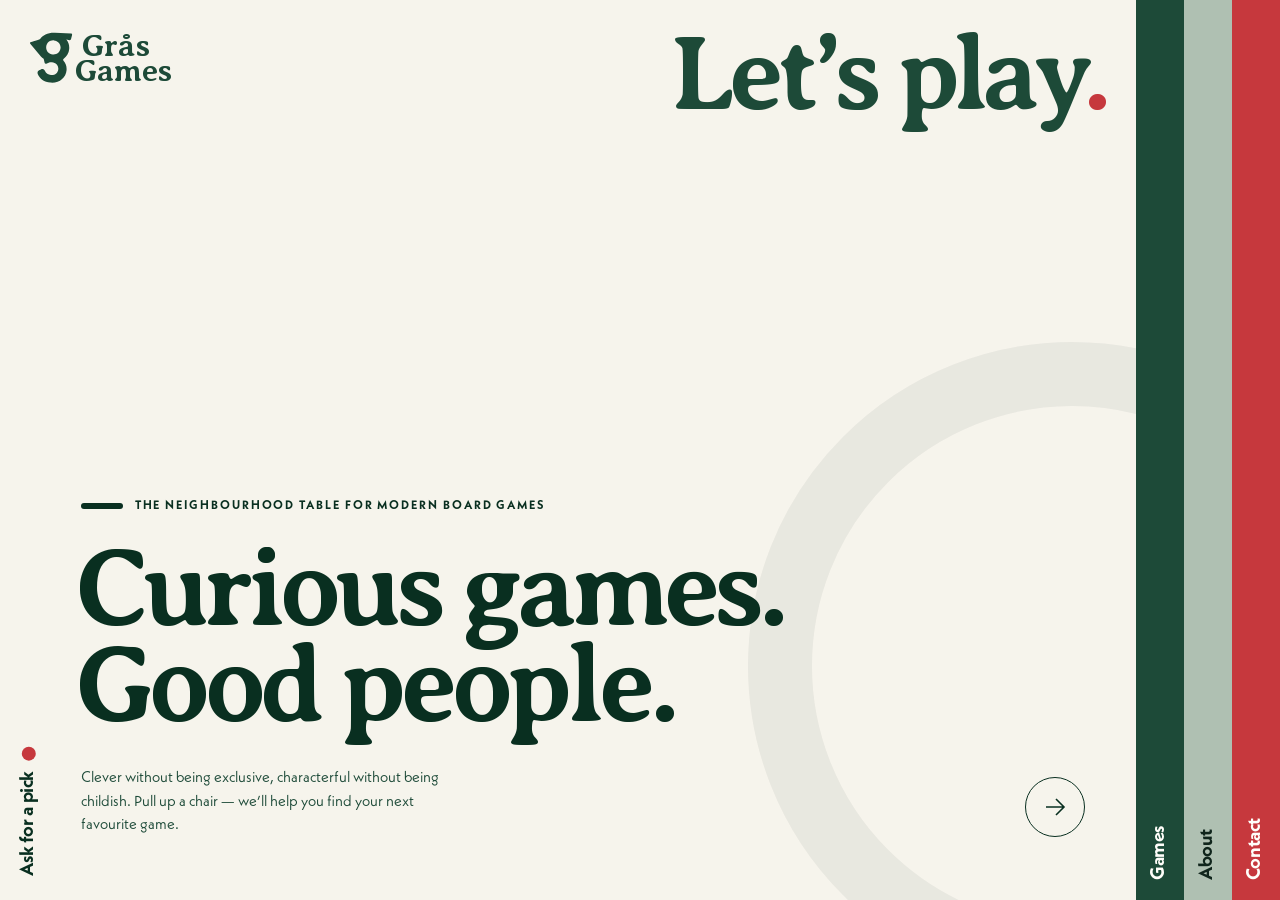
<file: index.html>
<!doctype html>
<html lang="en">
<head>
  <meta charset="utf-8">
  <meta name="viewport" content="width=device-width, initial-scale=1">
  <meta name="theme-color" content="#f6f4ec">
  <meta name="description" content="Gras Games is the neighbourhood table for modern board games. Curious games. Good people. One more round.">
  <title>Gras Games — Curious games. Good people.</title>
  <link rel="preconnect" href="https://fonts.googleapis.com">
  <link rel="preconnect" href="https://fonts.gstatic.com" crossorigin>
  <link href="https://fonts.googleapis.com/css2?family=Averia+Serif+Libre:wght@700&display=swap" rel="stylesheet">
  <link rel="stylesheet" href="assets/css/main.css">
  <link rel="stylesheet" href="assets/css/home.css">
</head>
<body>
  <main class="homepage">
    <section class="hero" aria-label="Home">
      <header class="hero__header">
        <a class="hero__brand" href="#home" data-home>
          <svg class="hero__logo" viewBox="0 0 3573.59 1455.21" role="img" aria-label="Grås Games">
            <text font-family="'Averia Serif Libre', serif" font-size="789.73" font-weight="700" transform="translate(1117.24 663.06)"><tspan x="200.13" y="0">Grå</tspan><tspan x="1550.16" y="0">s</tspan><tspan x="0" y="612.45">G</tspan><tspan x="561.84" y="612.45">ame</tspan><tspan x="2100.04" y="612.45">s</tspan></text>
            <path d="M1055.69,124.05c4.15-16.68-8-32.98-25.16-33.78l-403.44-18.76c-177.12-7.2-305.7,58.91-377.1,158.54v-.07S19.13,302.04,19.13,302.04c-18.5,5.78-25.22,28.49-12.83,43.4l120.78,145.4,146.47,172.21c20.16,22.33,43.38,42.47,69.28,59.97l25.68,105.76c4.45,18.32,25.73,26.71,41.44,16.31,41.32-27.35,88.27-42.26,140.22-37.72,103,9.01,168.12,82.71,159.89,176.82-8.08,92.34-83.39,155.54-184.61,146.68-70.47-6.16-124.49-45.68-152.42-107.04-17.07-37.51-61.39-53.91-98.39-35.76l-45.08,22.12c-34.4,16.88-49.96,57.67-35.11,92.99,50.47,120.05,163.46,202.7,316.3,216.07,225.53,19.73,390.3-125.11,406.61-311.57,8.09-92.5-21.32-173.93-76.74-235.48-14.26-15.84-11.72-40.62,5.43-53.28,77.79-57.42,128.81-143.45,137.61-244.04,7.77-88.79-19.14-169.88-72.61-233.6l86.73,13.17c13.9,2.11,27.12-6.71,30.52-20.35l27.38-110.06ZM570.67,614.12c-103-9.01-172.83-90.27-163.97-191.5,8.7-99.44,91.9-170.9,194.89-161.89,103,9.01,174.3,93.98,165.59,193.43-8.86,101.22-93.52,168.97-196.51,159.96Z"/>
          </svg>
        </a>
        <p class="hero__shout">Let’s play<span class="hero__shout-dot">.</span></p>
        <nav class="nav" aria-label="Main navigation">
          <button class="nav__toggle" type="button" aria-expanded="false" aria-controls="nav-menu" aria-label="Open menu">
            <span class="nav__bar"></span>
            <span class="nav__bar"></span>
            <span class="nav__bar"></span>
          </button>
          <div class="nav__menu" id="nav-menu">
            <ul class="nav__list">
              <li><button class="nav__link" type="button" data-panel="0">Games</button></li>
              <li><button class="nav__link" type="button" data-panel="1">About</button></li>
              <li><button class="nav__link" type="button" data-panel="2">Contact</button></li>
              <li><a class="nav__link" href="services/">Services</a></li>
            </ul>
          </div>
        </nav>
      </header>

      <div class="hero__copy" id="home">
        <p class="eyebrow">The neighbourhood table for modern board games</p>
        <h1 class="hero__title">Curious games.<br>Good people.</h1>
        <div class="hero__footer">
          <p class="hero__text">Clever without being exclusive, characterful without being childish. Pull up a chair — we’ll help you find your next favourite game.</p>
          <a class="round-arrow" href="services/" aria-label="Our services">
            <svg width="28" height="28" viewBox="0 0 28 28" fill="none" aria-hidden="true"><path d="M5 14h17M15 6l8 8-8 8" stroke="currentColor" stroke-width="1.6"/></svg>
          </a>
        </div>
      </div>

      <button class="pick-tab" type="button" data-pick>
        <span class="pick-tab__dot"></span>
        <span>Ask for a pick</span>
      </button>
      <button class="home-tab" type="button" data-home aria-label="Back to home" hidden>
        <svg width="28" height="28" viewBox="0 0 28 28" fill="none" aria-hidden="true"><path d="M5 14h17M15 6l8 8-8 8" stroke="currentColor" stroke-width="1.6"/></svg>
      </button>
    </section>

    <section class="panel panel--pine" aria-labelledby="tab-0">
      <button class="panel__tab" id="tab-0" type="button" aria-expanded="false" aria-controls="panel-0">
        <span class="panel__index">01</span>
        <span class="panel__label">Games</span>
        <span class="panel__symbol" aria-hidden="true">+</span>
      </button>
      <div class="panel__content" id="panel-0" inert>
        <p class="eyebrow">01 — Find your next favourite</p>
        <div class="panel__story">
          <h2 class="panel__title">Find your next table favourite.</h2>
          <p class="panel__text">Unusual worlds, clever mechanics and the makers behind them. Every game comes with what you actually need to know: player count, play time and complexity.</p>
          <a class="text-link" href="games/">Browse games
            <svg width="28" height="28" viewBox="0 0 28 28" fill="none" aria-hidden="true"><path d="M5 14h17M15 6l8 8-8 8" stroke="currentColor" stroke-width="1.6"/></svg>
          </a>
        </div>
      </div>
    </section>

    <section class="panel panel--sage" aria-labelledby="tab-1">
      <button class="panel__tab" id="tab-1" type="button" aria-expanded="false" aria-controls="panel-1">
        <span class="panel__index">02</span>
        <span class="panel__label">About</span>
        <span class="panel__symbol" aria-hidden="true">+</span>
      </button>
      <div class="panel__content" id="panel-1" inert>
        <p class="eyebrow">02 — Playfully offbeat, seriously welcoming</p>
        <div class="panel__story">
          <h2 class="panel__title">Everyone gets a seat at the table.</h2>
          <p class="panel__text">At Grås Games, we believe that tabletop games are so much more than just entertainment. They are experiences that bring people together, spark creativity, encourage discovery, and create meaningful connections.</p>
          <a class="text-link" href="about/">Our story
            <svg width="28" height="28" viewBox="0 0 28 28" fill="none" aria-hidden="true"><path d="M5 14h17M15 6l8 8-8 8" stroke="currentColor" stroke-width="1.6"/></svg>
          </a>
        </div>
      </div>
    </section>

    <section class="panel panel--stamp" aria-labelledby="tab-2">
      <button class="panel__tab" id="tab-2" type="button" aria-expanded="false" aria-controls="panel-2">
        <span class="panel__index">03</span>
        <span class="panel__label">Contact</span>
        <span class="panel__symbol" aria-hidden="true">+</span>
      </button>
      <div class="panel__content" id="panel-2" inert>
        <p class="eyebrow">03 — Say hello</p>
        <div class="panel__story">
          <h2 class="panel__title">Every good game starts with an invite.</h2>
          <p class="panel__text">A question, a game we should know about, or a group looking for something new? Write to us. We’d love to hear what’s on your table.</p>
          <a class="text-link" href="contact/">Get in touch
            <svg width="28" height="28" viewBox="0 0 28 28" fill="none" aria-hidden="true"><path d="M5 14h17M15 6l8 8-8 8" stroke="currentColor" stroke-width="1.6"/></svg>
          </a>
        </div>
      </div>
    </section>
  </main>

  <dialog class="modal" aria-labelledby="pick-title">
    <button class="modal__close" type="button" aria-label="Close" autofocus>×</button>
    <div class="dots" aria-hidden="true"></div>
    <h2 class="modal__title" id="pick-title">Not sure what to play?</h2>
    <p class="modal__text">Tell us how many players, how much time you have and the last game you loved. We’ll suggest a few worth bringing to the table.</p>
    <a class="text-link" href="contact/">Ask for a pick
      <svg width="28" height="28" viewBox="0 0 28 28" fill="none" aria-hidden="true"><path d="M5 14h17M15 6l8 8-8 8" stroke="currentColor" stroke-width="1.6"/></svg>
    </a>
  </dialog>

  <script src="assets/js/home.js"></script>
</body>
</html>
</file>
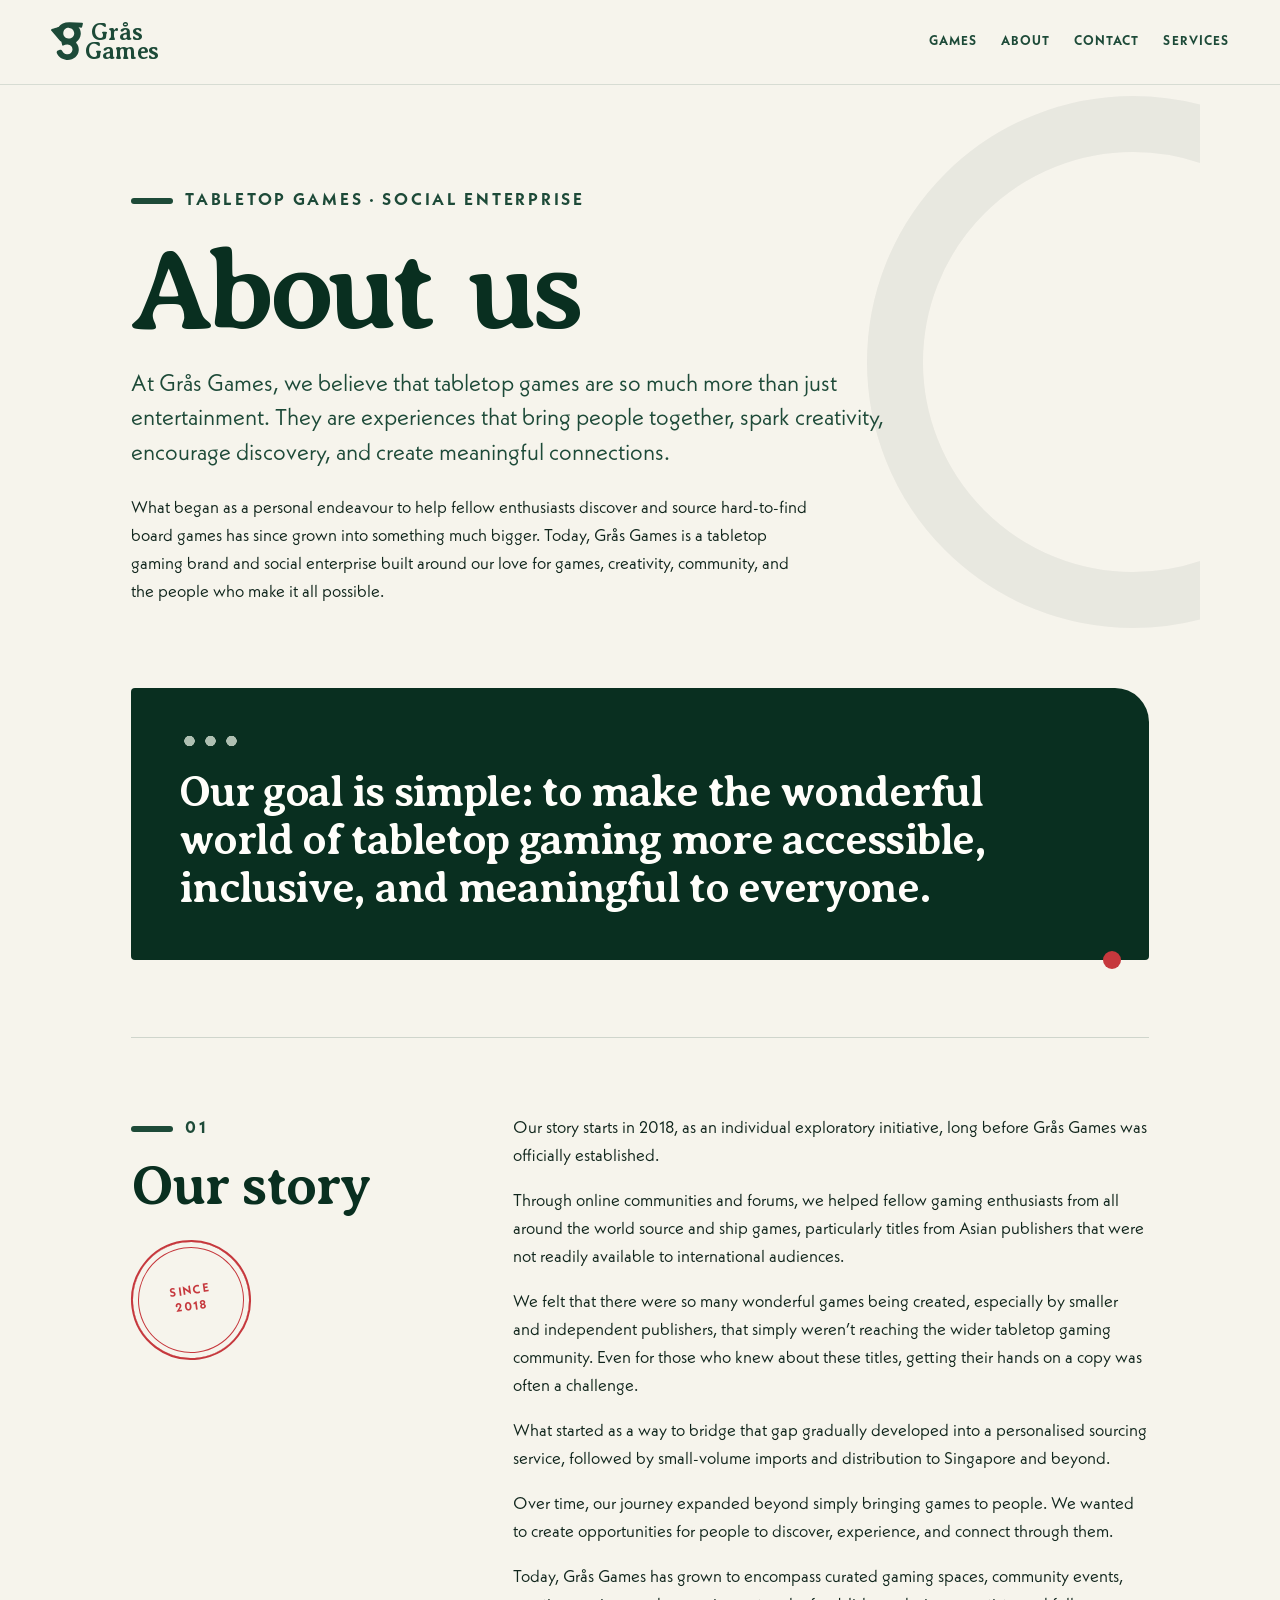
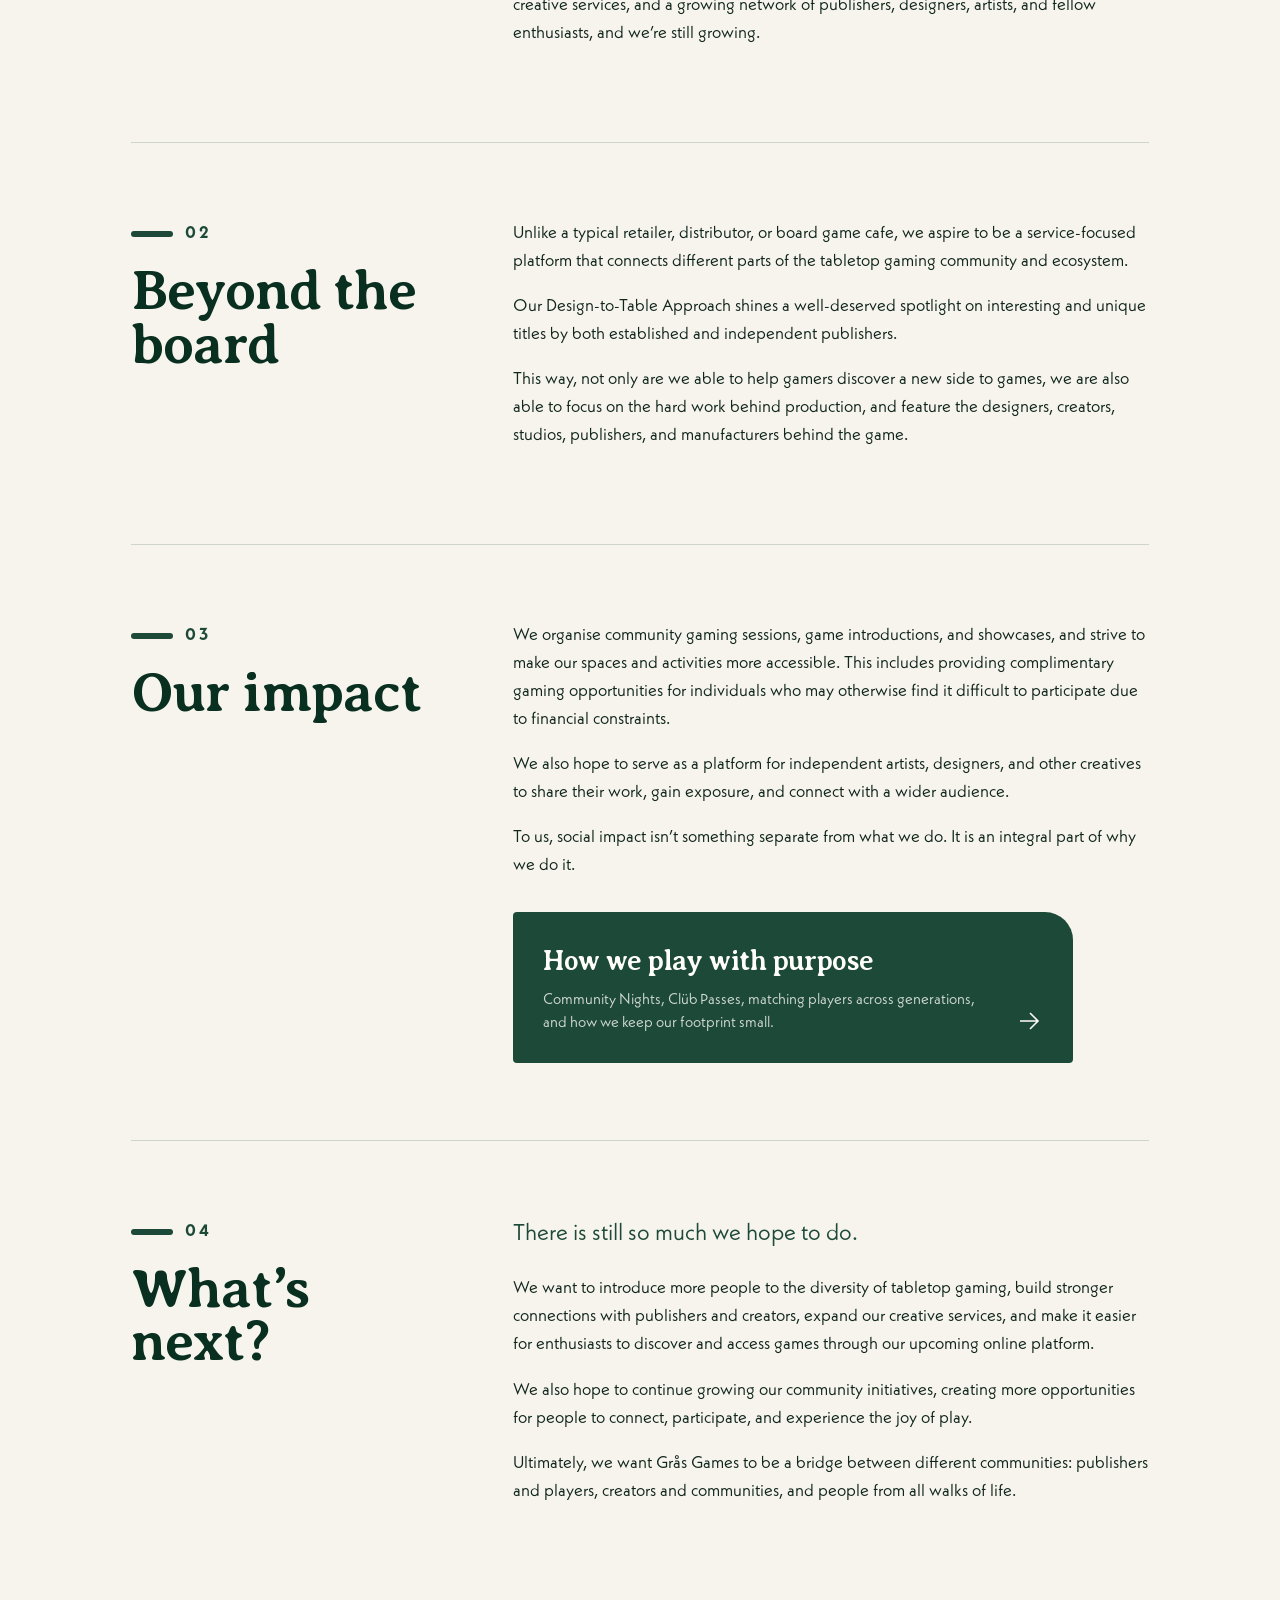
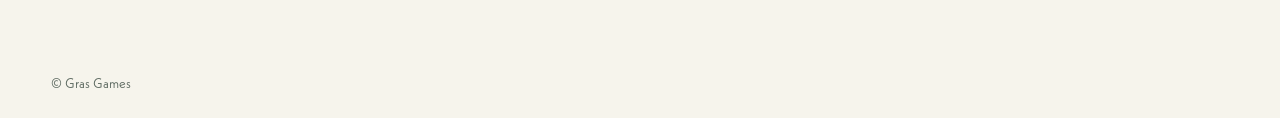
<file: about/index.html>
<!doctype html>
<html lang="en">
<head>
  <meta charset="utf-8">
  <meta name="viewport" content="width=device-width, initial-scale=1">
  <title>About — Gras Games</title>
  <meta name="description" content="Grås Games is a tabletop gaming brand and social enterprise making the world of tabletop games more accessible, inclusive and meaningful.">
  <link rel="preconnect" href="https://fonts.googleapis.com">
  <link rel="preconnect" href="https://fonts.gstatic.com" crossorigin>
  <link href="https://fonts.googleapis.com/css2?family=Averia+Serif+Libre:wght@700&display=swap" rel="stylesheet">
  <link rel="stylesheet" href="../assets/css/main.css">
  <link rel="stylesheet" href="../assets/css/about.css">
</head>
<body>
  <header class="site-header">
    <a class="site-logo" href="../">
      <svg viewBox="0 0 3573.59 1455.21" role="img" aria-label="Grås Games">
        <text font-family="'Averia Serif Libre', serif" font-size="789.73" font-weight="700" transform="translate(1117.24 663.06)"><tspan x="200.13" y="0">Grå</tspan><tspan x="1550.16" y="0">s</tspan><tspan x="0" y="612.45">G</tspan><tspan x="561.84" y="612.45">ame</tspan><tspan x="2100.04" y="612.45">s</tspan></text>
        <path d="M1055.69,124.05c4.15-16.68-8-32.98-25.16-33.78l-403.44-18.76c-177.12-7.2-305.7,58.91-377.1,158.54v-.07S19.13,302.04,19.13,302.04c-18.5,5.78-25.22,28.49-12.83,43.4l120.78,145.4,146.47,172.21c20.16,22.33,43.38,42.47,69.28,59.97l25.68,105.76c4.45,18.32,25.73,26.71,41.44,16.31,41.32-27.35,88.27-42.26,140.22-37.72,103,9.01,168.12,82.71,159.89,176.82-8.08,92.34-83.39,155.54-184.61,146.68-70.47-6.16-124.49-45.68-152.42-107.04-17.07-37.51-61.39-53.91-98.39-35.76l-45.08,22.12c-34.4,16.88-49.96,57.67-35.11,92.99,50.47,120.05,163.46,202.7,316.3,216.07,225.53,19.73,390.3-125.11,406.61-311.57,8.09-92.5-21.32-173.93-76.74-235.48-14.26-15.84-11.72-40.62,5.43-53.28,77.79-57.42,128.81-143.45,137.61-244.04,7.77-88.79-19.14-169.88-72.61-233.6l86.73,13.17c13.9,2.11,27.12-6.71,30.52-20.35l27.38-110.06ZM570.67,614.12c-103-9.01-172.83-90.27-163.97-191.5,8.7-99.44,91.9-170.9,194.89-161.89,103,9.01,174.3,93.98,165.59,193.43-8.86,101.22-93.52,168.97-196.51,159.96Z"/>
      </svg>
    </a>
    <nav class="site-nav">
      <a href="../games/">Games</a>
      <a href="./" aria-current="page">About</a>
      <a href="../contact/">Contact</a>
      <a href="../services/">Services</a>
    </nav>
  </header>

  <main class="about">
    <section class="about-hero">
      <p class="eyebrow">Tabletop games · Social enterprise</p>
      <h1>About us</h1>
      <p class="lede">At Grås Games, we believe that tabletop games are so much more than just entertainment. They are experiences that bring people together, spark creativity, encourage discovery, and create meaningful connections.</p>
      <p>What began as a personal endeavour to help fellow enthusiasts discover and source hard-to-find board games has since grown into something much bigger. Today, Grås Games is a tabletop gaming brand and social enterprise built around our love for games, creativity, community, and the people who make it all possible.</p>
    </section>

    <aside class="about-quote">
      <div class="dots" aria-hidden="true"></div>
      <p>Our goal is simple: to make the wonderful world of tabletop gaming more accessible, inclusive, and meaningful to everyone.</p>
    </aside>

    <section class="about-section" aria-labelledby="story">
      <div>
        <p class="eyebrow">01</p>
        <h2 id="story">Our story</h2>
        <span class="stamp" aria-hidden="true">Since<br>2018</span>
      </div>
      <div>
        <p>Our story starts in 2018, as an individual exploratory initiative, long before Grås Games was officially established.</p>
        <p>Through online communities and forums, we helped fellow gaming enthusiasts from all around the world source and ship games, particularly titles from Asian publishers that were not readily available to international audiences.</p>
        <p>We felt that there were so many wonderful games being created, especially by smaller and independent publishers, that simply weren’t reaching the wider tabletop gaming community. Even for those who knew about these titles, getting their hands on a copy was often a challenge.</p>
        <p>What started as a way to bridge that gap gradually developed into a personalised sourcing service, followed by small-volume imports and distribution to Singapore and beyond.</p>
        <p>Over time, our journey expanded beyond simply bringing games to people. We wanted to create opportunities for people to discover, experience, and connect through them.</p>
        <p>Today, Grås Games has grown to encompass curated gaming spaces, community events, creative services, and a growing network of publishers, designers, artists, and fellow enthusiasts, and we’re still growing.</p>
      </div>
    </section>

    <section class="about-section" aria-labelledby="beyond">
      <div>
        <p class="eyebrow">02</p>
        <h2 id="beyond">Beyond the board</h2>
      </div>
      <div>
        <p>Unlike a typical retailer, distributor, or board game cafe, we aspire to be a service-focused platform that connects different parts of the tabletop gaming community and ecosystem.</p>
        <p>Our Design-to-Table Approach shines a well-deserved spotlight on interesting and unique titles by both established and independent publishers.</p>
        <p>This way, not only are we able to help gamers discover a new side to games, we are also able to focus on the hard work behind production, and feature the designers, creators, studios, publishers, and manufacturers behind the game.</p>
      </div>
    </section>

    <section class="about-section" aria-labelledby="impact">
      <div>
        <p class="eyebrow">03</p>
        <h2 id="impact">Our impact</h2>
      </div>
      <div>
        <p>We organise community gaming sessions, game introductions, and showcases, and strive to make our spaces and activities more accessible. This includes providing complimentary gaming opportunities for individuals who may otherwise find it difficult to participate due to financial constraints.</p>
        <p>We also hope to serve as a platform for independent artists, designers, and other creatives to share their work, gain exposure, and connect with a wider audience.</p>
        <p>To us, social impact isn’t something separate from what we do. It is an integral part of why we do it.</p>
        <a class="about-card" href="impact.html">
          <span>
            <span class="about-card__title">How we play with purpose</span>
            <span class="about-card__text">Community Nights, Clüb Passes, matching players across generations, and how we keep our footprint small.</span>
          </span>
          <svg width="28" height="28" viewBox="0 0 28 28" fill="none" aria-hidden="true"><path d="M5 14h17M15 6l8 8-8 8" stroke="currentColor" stroke-width="1.6"/></svg>
        </a>
      </div>
    </section>

    <section class="about-section" aria-labelledby="next">
      <div>
        <p class="eyebrow">04</p>
        <h2 id="next">What’s next?</h2>
      </div>
      <div>
        <p class="lede">There is still so much we hope to do.</p>
        <p>We want to introduce more people to the diversity of tabletop gaming, build stronger connections with publishers and creators, expand our creative services, and make it easier for enthusiasts to discover and access games through our upcoming online platform.</p>
        <p>We also hope to continue growing our community initiatives, creating more opportunities for people to connect, participate, and experience the joy of play.</p>
        <p>Ultimately, we want Grås Games to be a bridge between different communities: publishers and players, creators and communities, and people from all walks of life.</p>
      </div>
    </section>
  </main>

  <footer class="site-footer">© Gras Games</footer>
</body>
</html>
</file>
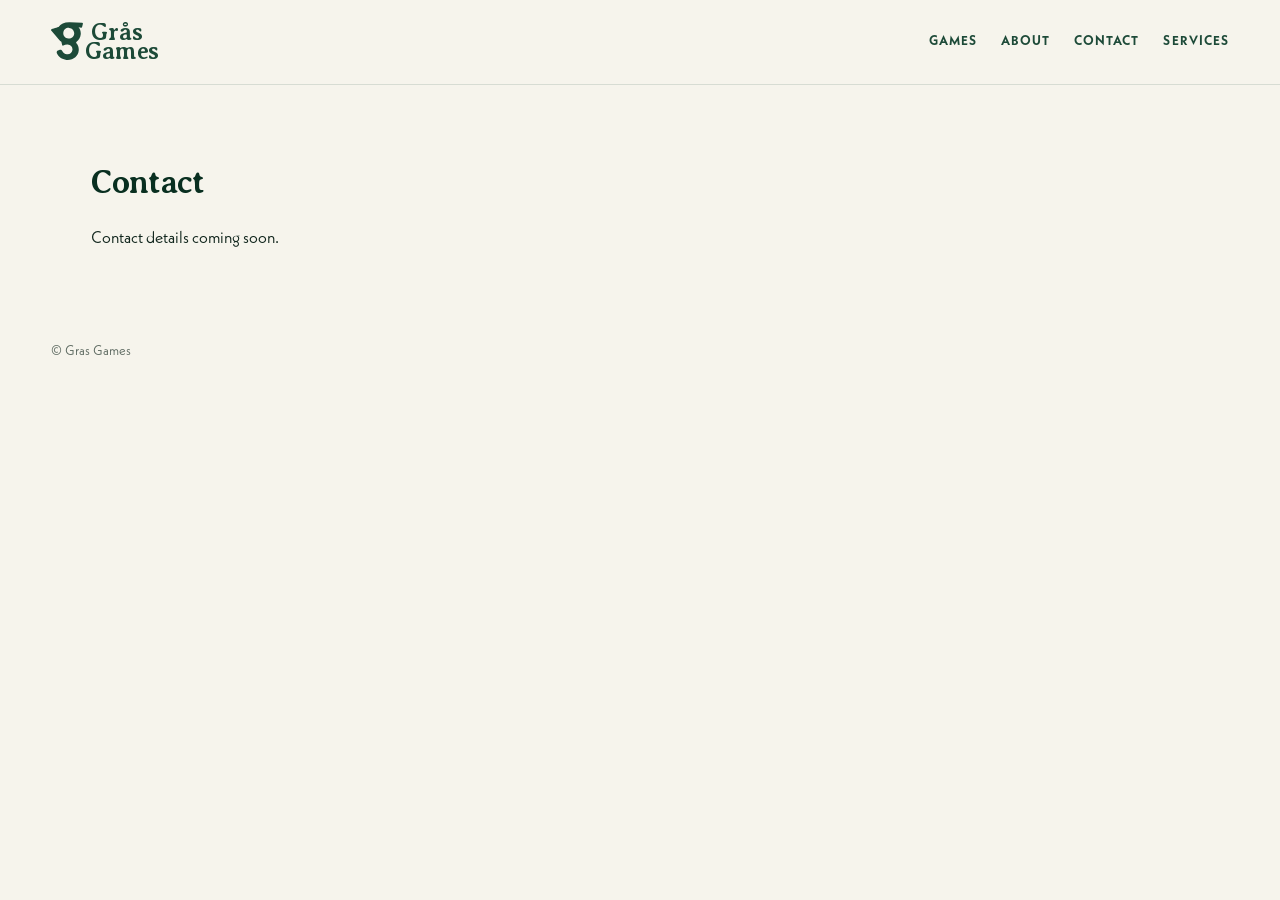
<file: contact/index.html>
<!doctype html>
<html lang="en">
<head>
  <meta charset="utf-8">
  <meta name="viewport" content="width=device-width, initial-scale=1">
  <title>Contact — Gras Games</title>
  <link rel="preconnect" href="https://fonts.googleapis.com">
  <link rel="preconnect" href="https://fonts.gstatic.com" crossorigin>
  <link href="https://fonts.googleapis.com/css2?family=Averia+Serif+Libre:wght@700&display=swap" rel="stylesheet">
  <link rel="stylesheet" href="../assets/css/main.css">
</head>
<body>
  <header class="site-header">
    <a class="site-logo" href="../">
      <svg viewBox="0 0 3573.59 1455.21" role="img" aria-label="Grås Games">
        <text font-family="'Averia Serif Libre', serif" font-size="789.73" font-weight="700" transform="translate(1117.24 663.06)"><tspan x="200.13" y="0">Grå</tspan><tspan x="1550.16" y="0">s</tspan><tspan x="0" y="612.45">G</tspan><tspan x="561.84" y="612.45">ame</tspan><tspan x="2100.04" y="612.45">s</tspan></text>
        <path d="M1055.69,124.05c4.15-16.68-8-32.98-25.16-33.78l-403.44-18.76c-177.12-7.2-305.7,58.91-377.1,158.54v-.07S19.13,302.04,19.13,302.04c-18.5,5.78-25.22,28.49-12.83,43.4l120.78,145.4,146.47,172.21c20.16,22.33,43.38,42.47,69.28,59.97l25.68,105.76c4.45,18.32,25.73,26.71,41.44,16.31,41.32-27.35,88.27-42.26,140.22-37.72,103,9.01,168.12,82.71,159.89,176.82-8.08,92.34-83.39,155.54-184.61,146.68-70.47-6.16-124.49-45.68-152.42-107.04-17.07-37.51-61.39-53.91-98.39-35.76l-45.08,22.12c-34.4,16.88-49.96,57.67-35.11,92.99,50.47,120.05,163.46,202.7,316.3,216.07,225.53,19.73,390.3-125.11,406.61-311.57,8.09-92.5-21.32-173.93-76.74-235.48-14.26-15.84-11.72-40.62,5.43-53.28,77.79-57.42,128.81-143.45,137.61-244.04,7.77-88.79-19.14-169.88-72.61-233.6l86.73,13.17c13.9,2.11,27.12-6.71,30.52-20.35l27.38-110.06ZM570.67,614.12c-103-9.01-172.83-90.27-163.97-191.5,8.7-99.44,91.9-170.9,194.89-161.89,103,9.01,174.3,93.98,165.59,193.43-8.86,101.22-93.52,168.97-196.51,159.96Z"/>
      </svg>
    </a>
    <nav class="site-nav">
      <a href="../games/">Games</a>
      <a href="../about/">About</a>
      <a href="./">Contact</a>
      <a href="../services/">Services</a>
    </nav>
  </header>

  <main>
    <h1>Contact</h1>
    <p>Contact details coming soon.</p>
  </main>

  <footer class="site-footer">© Gras Games</footer>
</body>
</html>
</file>
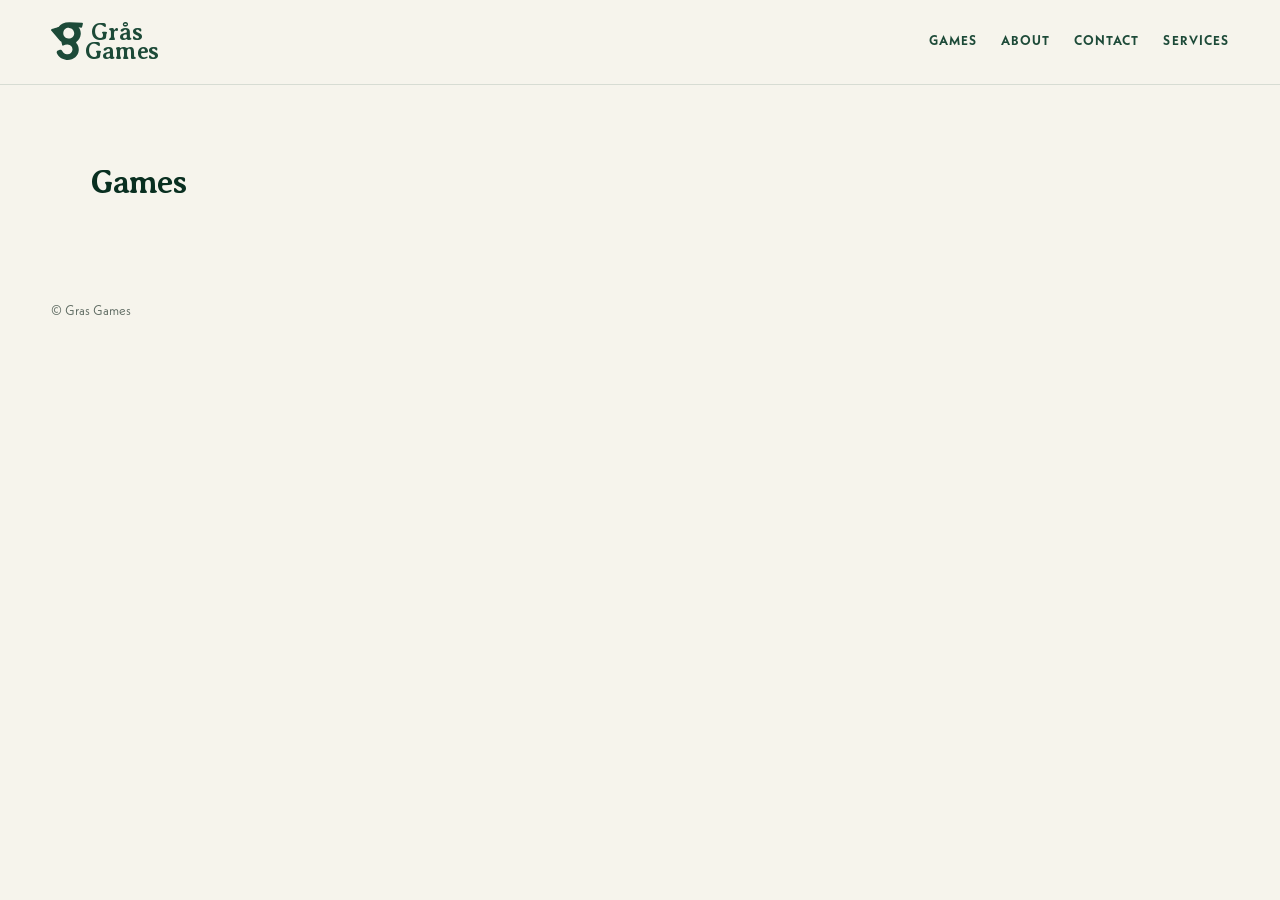
<file: games/index.html>
<!doctype html>
<html lang="en">
<head>
  <meta charset="utf-8">
  <meta name="viewport" content="width=device-width, initial-scale=1">
  <title>Games — Gras Games</title>
  <link rel="preconnect" href="https://fonts.googleapis.com">
  <link rel="preconnect" href="https://fonts.gstatic.com" crossorigin>
  <link href="https://fonts.googleapis.com/css2?family=Averia+Serif+Libre:wght@700&display=swap" rel="stylesheet">
  <link rel="stylesheet" href="../assets/css/main.css">
</head>
<body>
  <header class="site-header">
    <a class="site-logo" href="../">
      <svg viewBox="0 0 3573.59 1455.21" role="img" aria-label="Grås Games">
        <text font-family="'Averia Serif Libre', serif" font-size="789.73" font-weight="700" transform="translate(1117.24 663.06)"><tspan x="200.13" y="0">Grå</tspan><tspan x="1550.16" y="0">s</tspan><tspan x="0" y="612.45">G</tspan><tspan x="561.84" y="612.45">ame</tspan><tspan x="2100.04" y="612.45">s</tspan></text>
        <path d="M1055.69,124.05c4.15-16.68-8-32.98-25.16-33.78l-403.44-18.76c-177.12-7.2-305.7,58.91-377.1,158.54v-.07S19.13,302.04,19.13,302.04c-18.5,5.78-25.22,28.49-12.83,43.4l120.78,145.4,146.47,172.21c20.16,22.33,43.38,42.47,69.28,59.97l25.68,105.76c4.45,18.32,25.73,26.71,41.44,16.31,41.32-27.35,88.27-42.26,140.22-37.72,103,9.01,168.12,82.71,159.89,176.82-8.08,92.34-83.39,155.54-184.61,146.68-70.47-6.16-124.49-45.68-152.42-107.04-17.07-37.51-61.39-53.91-98.39-35.76l-45.08,22.12c-34.4,16.88-49.96,57.67-35.11,92.99,50.47,120.05,163.46,202.7,316.3,216.07,225.53,19.73,390.3-125.11,406.61-311.57,8.09-92.5-21.32-173.93-76.74-235.48-14.26-15.84-11.72-40.62,5.43-53.28,77.79-57.42,128.81-143.45,137.61-244.04,7.77-88.79-19.14-169.88-72.61-233.6l86.73,13.17c13.9,2.11,27.12-6.71,30.52-20.35l27.38-110.06ZM570.67,614.12c-103-9.01-172.83-90.27-163.97-191.5,8.7-99.44,91.9-170.9,194.89-161.89,103,9.01,174.3,93.98,165.59,193.43-8.86,101.22-93.52,168.97-196.51,159.96Z"/>
      </svg>
    </a>
    <nav class="site-nav">
      <a href="./">Games</a>
      <a href="../about/">About</a>
      <a href="../contact/">Contact</a>
      <a href="../services/">Services</a>
    </nav>
  </header>

  <main>
    <h1>Games</h1>
    <ul>
      <!-- One entry per game page, e.g. <li><a href="catan.html">Catan</a></li> -->
    </ul>
  </main>

  <footer class="site-footer">© Gras Games</footer>
</body>
</html>
</file>
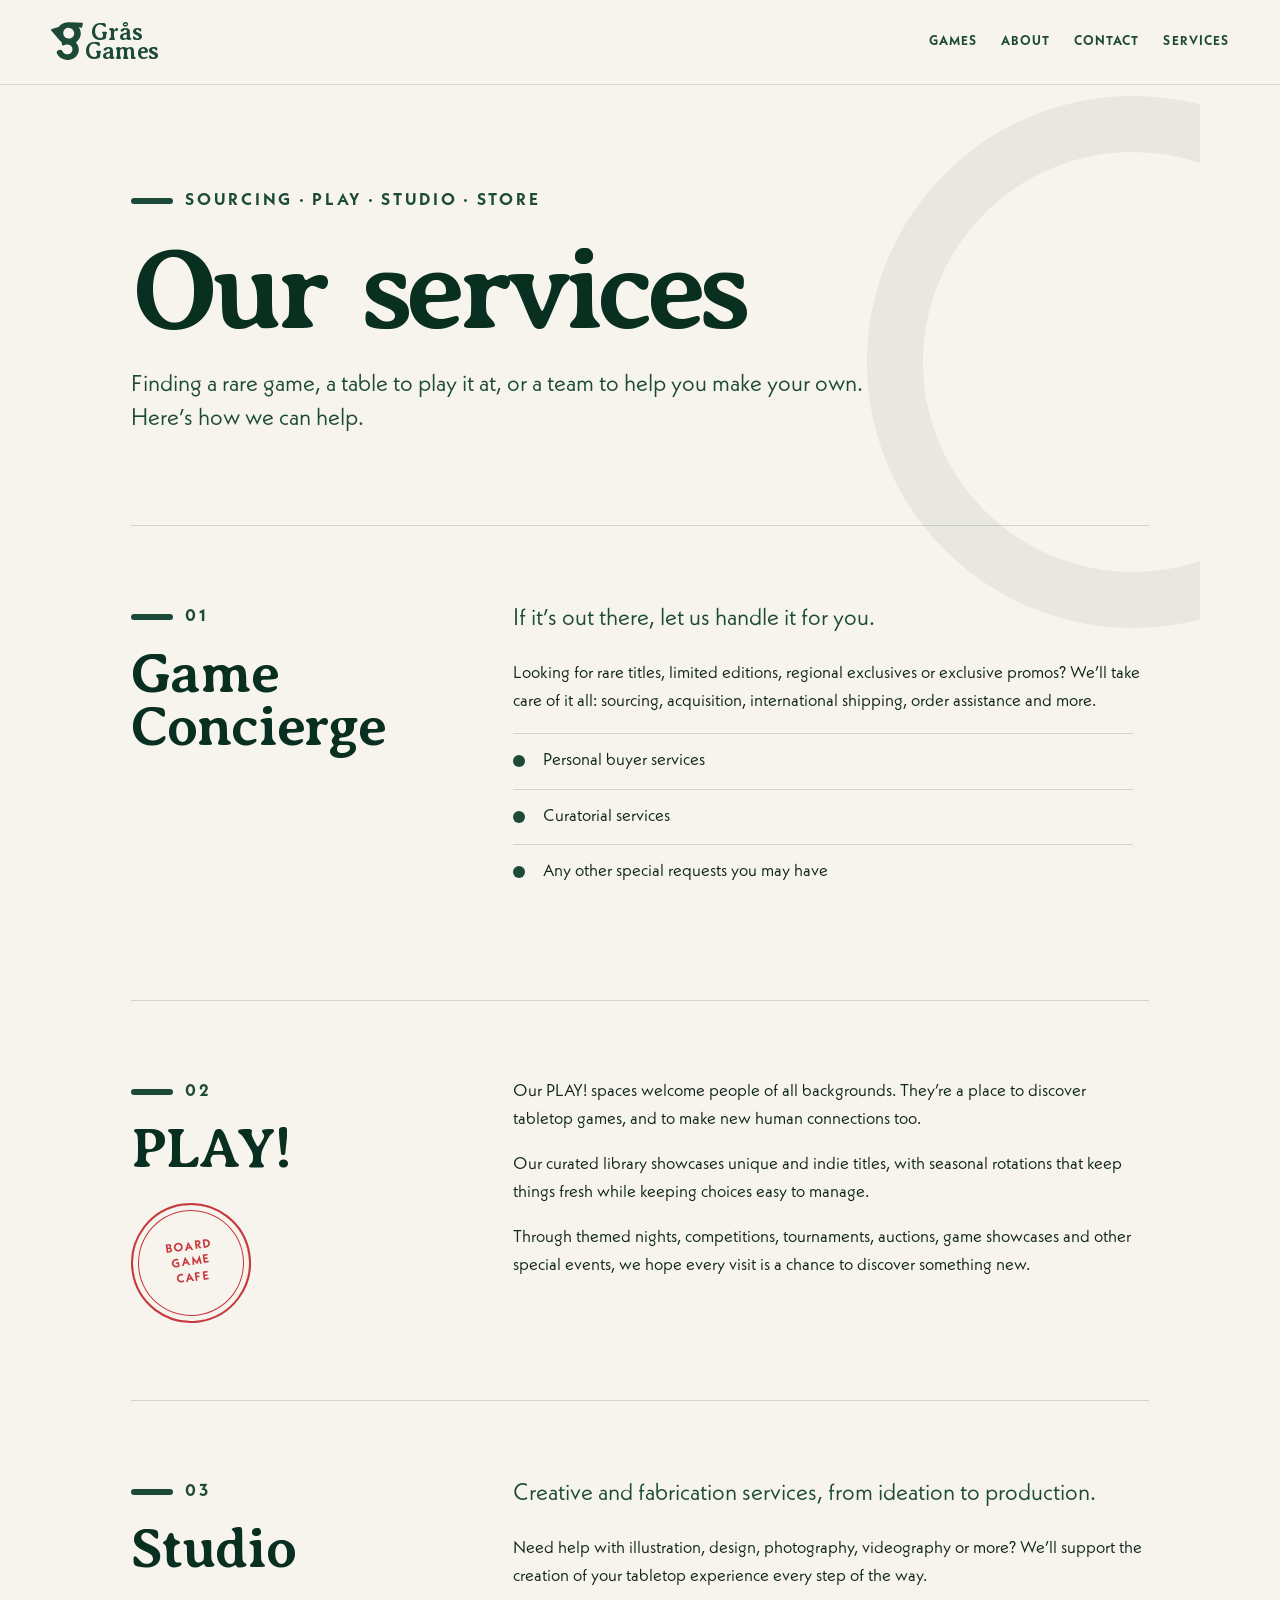
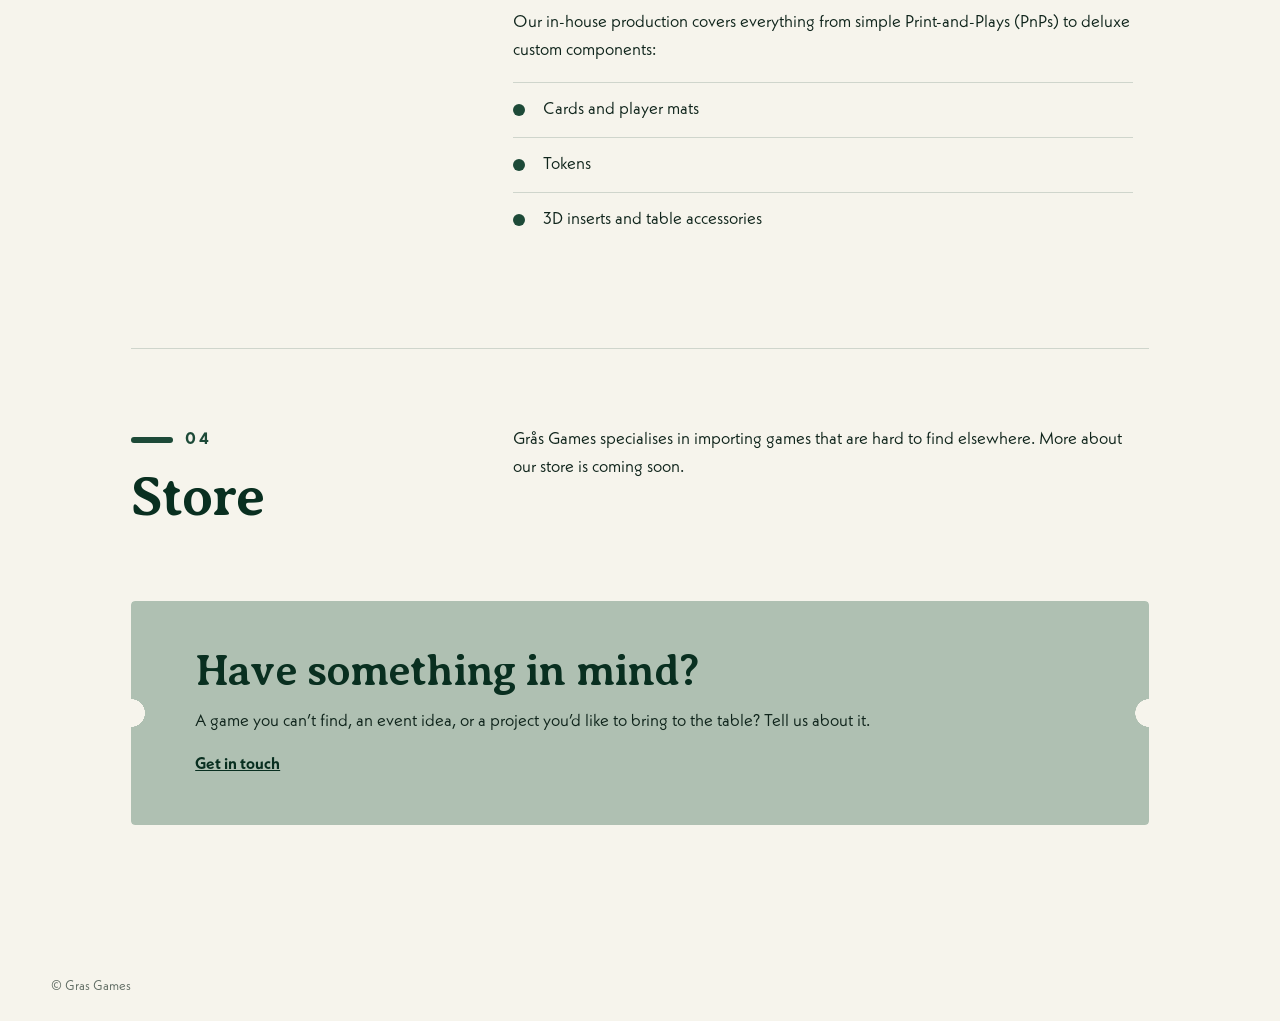
<file: services/index.html>
<!doctype html>
<html lang="en">
<head>
  <meta charset="utf-8">
  <meta name="viewport" content="width=device-width, initial-scale=1">
  <title>Services — Gras Games</title>
  <meta name="description" content="Game concierge, PLAY! board game cafe spaces, creative studio and fabrication, and a store for hard-to-find tabletop games.">
  <link rel="preconnect" href="https://fonts.googleapis.com">
  <link rel="preconnect" href="https://fonts.gstatic.com" crossorigin>
  <link href="https://fonts.googleapis.com/css2?family=Averia+Serif+Libre:wght@700&display=swap" rel="stylesheet">
  <link rel="stylesheet" href="../assets/css/main.css">
  <link rel="stylesheet" href="../assets/css/about.css">
</head>
<body>
  <header class="site-header">
    <a class="site-logo" href="../">
      <svg viewBox="0 0 3573.59 1455.21" role="img" aria-label="Grås Games">
        <text font-family="'Averia Serif Libre', serif" font-size="789.73" font-weight="700" transform="translate(1117.24 663.06)"><tspan x="200.13" y="0">Grå</tspan><tspan x="1550.16" y="0">s</tspan><tspan x="0" y="612.45">G</tspan><tspan x="561.84" y="612.45">ame</tspan><tspan x="2100.04" y="612.45">s</tspan></text>
        <path d="M1055.69,124.05c4.15-16.68-8-32.98-25.16-33.78l-403.44-18.76c-177.12-7.2-305.7,58.91-377.1,158.54v-.07S19.13,302.04,19.13,302.04c-18.5,5.78-25.22,28.49-12.83,43.4l120.78,145.4,146.47,172.21c20.16,22.33,43.38,42.47,69.28,59.97l25.68,105.76c4.45,18.32,25.73,26.71,41.44,16.31,41.32-27.35,88.27-42.26,140.22-37.72,103,9.01,168.12,82.71,159.89,176.82-8.08,92.34-83.39,155.54-184.61,146.68-70.47-6.16-124.49-45.68-152.42-107.04-17.07-37.51-61.39-53.91-98.39-35.76l-45.08,22.12c-34.4,16.88-49.96,57.67-35.11,92.99,50.47,120.05,163.46,202.7,316.3,216.07,225.53,19.73,390.3-125.11,406.61-311.57,8.09-92.5-21.32-173.93-76.74-235.48-14.26-15.84-11.72-40.62,5.43-53.28,77.79-57.42,128.81-143.45,137.61-244.04,7.77-88.79-19.14-169.88-72.61-233.6l86.73,13.17c13.9,2.11,27.12-6.71,30.52-20.35l27.38-110.06ZM570.67,614.12c-103-9.01-172.83-90.27-163.97-191.5,8.7-99.44,91.9-170.9,194.89-161.89,103,9.01,174.3,93.98,165.59,193.43-8.86,101.22-93.52,168.97-196.51,159.96Z"/>
      </svg>
    </a>
    <nav class="site-nav">
      <a href="../games/">Games</a>
      <a href="../about/">About</a>
      <a href="../contact/">Contact</a>
      <a href="./" aria-current="page">Services</a>
    </nav>
  </header>

  <main class="about">
    <section class="about-hero">
      <p class="eyebrow">Sourcing · Play · Studio · Store</p>
      <h1>Our services</h1>
      <p class="lede">Finding a rare game, a table to play it at, or a team to help you make your own. Here’s how we can help.</p>
    </section>

    <section class="about-section" aria-labelledby="concierge">
      <div>
        <p class="eyebrow">01</p>
        <h2 id="concierge">Game Concierge</h2>
      </div>
      <div>
        <p class="lede">If it’s out there, let us handle it for you.</p>
        <p>Looking for rare titles, limited editions, regional exclusives or exclusive promos? We’ll take care of it all: sourcing, acquisition, international shipping, order assistance and more.</p>
        <ul class="about-list">
          <li>Personal buyer services</li>
          <li>Curatorial services</li>
          <li>Any other special requests you may have</li>
        </ul>
      </div>
    </section>

    <section class="about-section" aria-labelledby="play">
      <div>
        <p class="eyebrow">02</p>
        <h2 id="play">PLAY!</h2>
        <span class="stamp" aria-hidden="true">Board<br>game<br>cafe</span>
      </div>
      <div>
        <p>Our PLAY! spaces welcome people of all backgrounds. They’re a place to discover tabletop games, and to make new human connections too.</p>
        <p>Our curated library showcases unique and indie titles, with seasonal rotations that keep things fresh while keeping choices easy to manage.</p>
        <p>Through themed nights, competitions, tournaments, auctions, game showcases and other special events, we hope every visit is a chance to discover something new.</p>
      </div>
    </section>

    <section class="about-section" aria-labelledby="studio">
      <div>
        <p class="eyebrow">03</p>
        <h2 id="studio">Studio</h2>
      </div>
      <div>
        <p class="lede">Creative and fabrication services, from ideation to production.</p>
        <p>Need help with illustration, design, photography, videography or more? We’ll support the creation of your tabletop experience every step of the way.</p>
        <p>Our in-house production covers everything from simple Print-and-Plays (PnPs) to deluxe custom components:</p>
        <ul class="about-list">
          <li>Cards and player mats</li>
          <li>Tokens</li>
          <li>3D inserts and table accessories</li>
        </ul>
      </div>
    </section>

    <section class="about-section" aria-labelledby="store">
      <div>
        <p class="eyebrow">04</p>
        <h2 id="store">Store</h2>
      </div>
      <div>
        <!-- TODO: Store copy is cut off in "Grås Writeups - Our Services.docx"; replace with the full text. -->
        <p>Grås Games specialises in importing games that are hard to find elsewhere. More about our store is coming soon.</p>
      </div>
    </section>

    <section class="ticket" aria-labelledby="ask">
      <h2 id="ask">Have something in mind?</h2>
      <p>A game you can’t find, an event idea, or a project you’d like to bring to the table? Tell us about it.</p>
      <a href="../contact/">Get in touch</a>
    </section>
  </main>

  <footer class="site-footer">© Gras Games</footer>
</body>
</html>
</file>
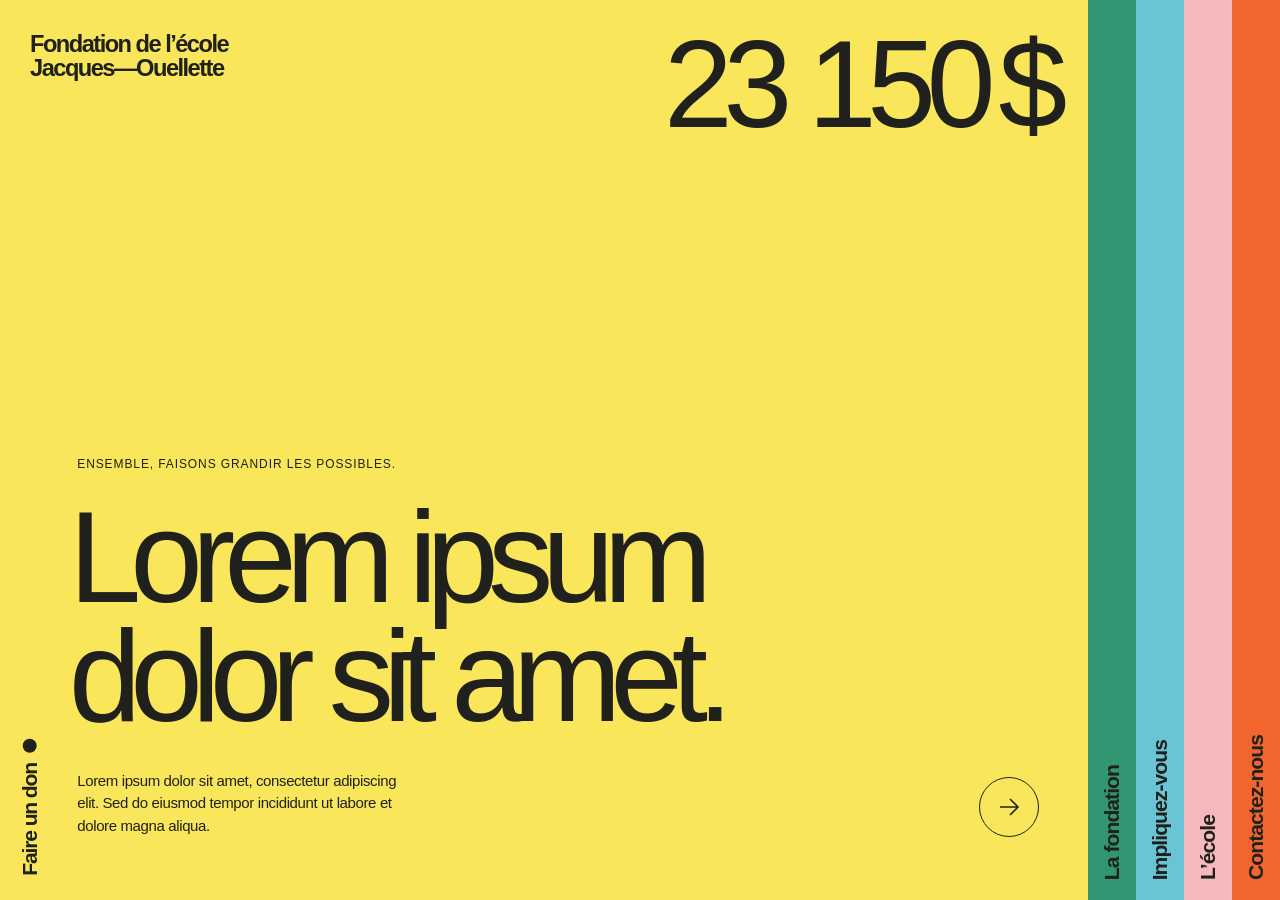
<file: lorem-yellow-homepage.html>
<!doctype html>
<html lang="fr">
<head>
  <meta charset="UTF-8">
  <meta name="viewport" content="width=device-width, initial-scale=1.0">
  <meta name="theme-color" content="#f9e65a">
  <meta name="description" content="Ensemble, faisons grandir les possibles. Découvrez la Fondation de l’école Jacques-Ouellette et soutenez les projets de ses élèves.">
  <title>Fondation de l’école Jacques-Ouellette</title>
  <style>
    :root {
      /* Colors */
      --color-ink: #20211c;
      --color-yellow: #f9e65a;
      --color-green: #329673;
      --color-blue: #6bc4d6;
      --color-pink: #f5b9bc;
      --color-orange: #f3652e;
      --color-tab-hover: #ffffff1a;
      --color-backdrop: #20211c66;

      /* Font sizes */
      --fs-wordmark: clamp(19px, 1.85vw, 35px);
      --fs-fundraising: clamp(76px, 9.65vw, 190px);
      --fs-h1: clamp(72px, 10.2vw, 205px);
      --fs-h2: clamp(52px, 7.6vw, 140px);
      --fs-modal-h2: clamp(56px, 7vw, 85px);
      --fs-rail: clamp(18px, 1.65vw, 30px);
      --fs-eyebrow: 12px;
      --fs-body: 15px;
      --fs-story: 18px;
      --fs-link: 17px;
      --fs-index: 11px;
      --fs-symbol: 24px;
      --fs-close: 36px;

      /* Spacing */
      --space-header-y: 32px;
      --space-header-x: 30px;
      --space-gap: 25px;
      --space-footer-top: 34px;
      --space-gap-lg: 30px;
      --space-link-gap: 40px;
      --space-link-y: 15px;
      --space-link-top: 20px;

      /* Layout */
      --rail-width: clamp(48px, 3.6vw, 76px);
      --round-arrow: 60px;
      --ease-panel: cubic-bezier(0.76, 0, 0.24, 1);
    }

    /* Reset */
    *, *::before, *::after { box-sizing: border-box; margin: 0; padding: 0; border: 0 solid; }
    html { line-height: 1.5; -webkit-text-size-adjust: 100%; }
    h1, h2 { font-size: inherit; font-weight: inherit; }
    ul { list-style: none; }
    svg { display: block; }
    button {
      font: inherit;
      letter-spacing: inherit;
      color: inherit;
      background: transparent;
      border-radius: 0;
      cursor: pointer;
      -webkit-tap-highlight-color: transparent;
    }
    a { color: inherit; text-decoration: none; -webkit-tap-highlight-color: transparent; }
    button:focus-visible, a:focus-visible { outline: 2px solid currentColor; outline-offset: -6px; }
    ::selection { background: var(--color-ink); color: var(--color-yellow); }

    body {
      font-family: Arial, Helvetica, sans-serif;
      color: var(--color-ink);
      background: var(--color-yellow);
      -webkit-font-smoothing: antialiased;
    }

    .visually-hidden {
      position: absolute;
      width: 1px;
      height: 1px;
      overflow: hidden;
      clip: rect(0 0 0 0);
      white-space: nowrap;
    }

    /* Page */
    .homepage { display: flex; min-height: 100svh; overflow: hidden; }

    /* Hero */
    .hero {
      background: var(--color-yellow);
      flex: 1;
      min-width: 0;
      position: relative;
      min-height: 100svh;
      transition: flex 0.65s var(--ease-panel);
    }
    .hero__header {
      position: absolute;
      inset: var(--space-header-y) var(--space-header-x) auto var(--space-header-x);
      display: flex;
      align-items: flex-start;
      justify-content: space-between;
      gap: var(--space-gap);
    }
    .hero__wordmark {
      font-size: var(--fs-wordmark);
      font-weight: 600;
      line-height: 1.02;
      letter-spacing: -0.065em;
      flex-shrink: 0;
    }
    .hero__fundraising {
      font-size: var(--fs-fundraising);
      font-weight: 300;
      line-height: 0.85;
      letter-spacing: -0.075em;
      white-space: nowrap;
    }
    .hero__currency { margin-left: 0.1em; }
    .hero__copy { position: absolute; left: 7.1%; right: 4.5%; bottom: 7%; }
    .hero__copy > .eyebrow { margin-bottom: var(--space-gap); }
    .hero__title {
      font-size: var(--fs-h1);
      font-weight: 400;
      letter-spacing: -0.085em;
      line-height: 0.91;
      margin-left: -0.065em;
    }
    .hero__footer {
      display: flex;
      align-items: flex-end;
      justify-content: space-between;
      gap: var(--space-gap-lg);
      margin-top: var(--space-footer-top);
    }
    .hero__text { max-width: 330px; font-size: var(--fs-body); line-height: 1.5; letter-spacing: -0.025em; }

    .eyebrow {
      font-size: var(--fs-eyebrow);
      font-weight: 500;
      letter-spacing: 0.075em;
      text-transform: uppercase;
      line-height: 1.5;
    }

    .round-arrow {
      width: var(--round-arrow);
      height: var(--round-arrow);
      border: 1px solid var(--color-ink);
      border-radius: 50%;
      display: grid;
      place-items: center;
      transition: background 0.2s, color 0.2s, transform 0.2s;
    }
    .round-arrow:hover { background: var(--color-ink); color: var(--color-yellow); transform: rotate(-35deg); }

    .donate-tab {
      position: absolute;
      bottom: 24px;
      left: 14px;
      display: flex;
      flex-direction: row-reverse;
      align-items: center;
      gap: 10px;
      writing-mode: vertical-rl;
      transform: rotate(180deg);
      font-size: var(--fs-rail);
      font-weight: 600;
      letter-spacing: -0.055em;
    }
    .donate-tab__dot {
      width: 14px;
      height: 14px;
      border-radius: 50%;
      background: currentColor;
      transition: transform 0.2s;
    }
    .donate-tab:hover .donate-tab__dot { transform: scale(1.3); }

    .home-tab { position: absolute; top: 24px; left: 10px; transform: rotate(180deg); }

    .hero--collapsed { flex: 0 0 var(--rail-width); }
    .hero--collapsed .hero__header,
    .hero--collapsed .hero__copy,
    .hero--collapsed .donate-tab { visibility: hidden; opacity: 0; }

    /* Navigation (hamburger, tablet + mobile only) */
    .nav { display: none; }

    /* Color panels */
    .panel {
      position: relative;
      flex: 0 0 var(--rail-width);
      overflow: hidden;
      min-height: 100svh;
      transition: flex 0.65s var(--ease-panel);
    }
    .panel--green { background: var(--color-green); }
    .panel--blue { background: var(--color-blue); }
    .panel--pink { background: var(--color-pink); }
    .panel--orange { background: var(--color-orange); }

    .panel__tab {
      position: absolute;
      inset: 0 auto 0 0;
      width: var(--rail-width);
      display: flex;
      align-items: center;
      flex-direction: column;
      transition: background 0.2s;
      z-index: 1;
    }
    .panel__tab:hover { background: var(--color-tab-hover); }
    .panel__index { font-size: var(--fs-index); padding-top: 23px; opacity: 0; transition: opacity 0.2s; }
    .panel__label {
      position: absolute;
      bottom: 20px;
      writing-mode: vertical-rl;
      transform: rotate(180deg);
      font-size: var(--fs-rail);
      font-weight: 600;
      line-height: 1;
      white-space: nowrap;
      letter-spacing: -0.045em;
    }
    .panel__symbol {
      position: absolute;
      top: 52px;
      font-size: var(--fs-symbol);
      font-weight: 300;
      opacity: 0;
      transition: opacity 0.2s;
    }
    .panel__tab:hover .panel__index,
    .panel--open .panel__index,
    .panel__tab:hover .panel__symbol,
    .panel--open .panel__symbol { opacity: 1; }

    .panel__content {
      visibility: hidden;
      opacity: 0;
      position: absolute;
      inset: 35px 6% 8% calc(var(--rail-width) + 30px);
      display: flex;
      flex-direction: column;
      justify-content: space-between;
      transition: opacity 0.2s, visibility 0.2s;
    }
    .panel--open { flex: 1 0 0; }
    .panel--open .panel__content { visibility: visible; opacity: 1; transition-delay: 0.4s; }

    .panel__title {
      font-size: var(--fs-h2);
      line-height: 0.97;
      font-weight: 400;
      letter-spacing: -0.07em;
      max-width: 1100px;
    }
    .panel__text { font-size: var(--fs-story); line-height: 1.5; max-width: 460px; margin-top: var(--space-gap-lg); }

    .text-link {
      display: inline-flex;
      align-items: center;
      justify-content: space-between;
      gap: var(--space-link-gap);
      border-bottom: 1px solid currentColor;
      padding: var(--space-link-y) 0;
      font-size: var(--fs-link);
      margin-top: var(--space-link-top);
    }
    .text-link svg { transition: transform 0.2s; }
    .text-link:hover svg { transform: translateX(5px); }

    /* Donation modal */
    .modal {
      margin: auto;
      border: 0;
      background: var(--color-yellow);
      color: var(--color-ink);
      width: min(100% - 40px, 570px);
      max-width: none;
      max-height: 90svh;
      overflow: auto;
      padding: 55px 45px;
    }
    .modal::backdrop { background: var(--color-backdrop); backdrop-filter: blur(6px); }
    .modal__close { position: absolute; top: 10px; right: 20px; font-size: var(--fs-close); font-weight: 300; }
    .modal__title { font-size: var(--fs-modal-h2); line-height: 0.95; letter-spacing: -0.07em; margin: 40px 0 25px; }
    .modal__text { max-width: 370px; line-height: 1.5; }

    @media (min-width: 1600px) {
      :root { --space-header-y: 38px; --space-header-x: 36px; --fs-body: 18px; --fs-eyebrow: 14px; }
      .hero__text { max-width: 390px; }
    }

    /* Tablet */
    @media (max-width: 1024px) {
      :root { --rail-width: 42px; --round-arrow: 45px; }
      .hero__header { inset: 25px 20px auto; flex-direction: column; gap: 45px; }
      .hero__fundraising { font-size: 15vw; }
      .hero__copy { left: 14%; right: 6%; bottom: 7%; }
      .hero__title { font-size: 10.5vw; }
      .hero__copy > .eyebrow { font-size: 10px; max-width: 220px; }
      .hero__footer { align-items: flex-start; flex-direction: column; margin-top: 25px; gap: 20px; }
      .hero__text { font-size: 14px; max-width: 290px; }
      .donate-tab { left: 11px; font-size: 19px; }
      .panel__content { left: calc(var(--rail-width) + 20px); right: 20px; }
      .panel__title { font-size: 7.5vw; }
      .panel__text { font-size: 15px; }

      .nav {
        display: flex;
        flex-direction: column;
        align-items: flex-end;
        position: absolute;
        top: 0;
        right: 0;
        z-index: 5;
      }
      .nav__toggle {
        width: 44px;
        height: 44px;
        display: flex;
        flex-direction: column;
        justify-content: center;
        align-items: center;
        gap: 6px;
      }
      .nav__bar {
        width: 24px;
        height: 1.6px;
        background: currentColor;
        transition: transform 0.3s, opacity 0.3s;
      }
      .nav--open .nav__bar:nth-child(1) { transform: translateY(7.6px) rotate(45deg); }
      .nav--open .nav__bar:nth-child(2) { opacity: 0; }
      .nav--open .nav__bar:nth-child(3) { transform: translateY(-7.6px) rotate(-45deg); }
      .nav__menu {
        display: grid;
        grid-template-rows: 0fr;
        visibility: hidden;
        transition: grid-template-rows 0.35s var(--ease-panel), visibility 0.35s;
      }
      .nav--open .nav__menu { grid-template-rows: 1fr; visibility: visible; }
      .nav__list {
        min-height: 0;
        overflow: hidden;
        background: var(--color-ink);
        color: var(--color-yellow);
      }
      .nav__link {
        display: block;
        width: 100%;
        padding: 12px 20px;
        text-align: left;
        font-size: 19px;
        font-weight: 600;
        letter-spacing: -0.045em;
        white-space: nowrap;
      }
    }

    /* Mobile */
    @media (max-width: 768px) {
      .homepage { flex-direction: column; min-height: 100svh; }
      .hero { min-height: calc(100svh - 200px); flex: 1 0 auto; }
      .hero__header { inset: 22px 22px auto; flex-direction: row; gap: 10px; }
      .hero__wordmark { font-size: 18px; }
      .hero__fundraising { font-size: 12vw; }
      .nav { top: 100%; right: -10px; margin-top: 4px; }
      .hero__copy { left: 13%; right: 7%; bottom: 8%; }
      .hero__title { font-size: 15.5vw; }
      .hero__copy > .eyebrow { font-size: 9px; margin-bottom: 20px; }
      .hero__footer { flex-direction: row; align-items: flex-end; gap: 15px; margin-top: 24px; }
      .hero__text { font-size: 12px; max-width: 230px; }
      .round-arrow { flex-shrink: 0; width: 38px; height: 38px; }
      .donate-tab { font-size: 16px; left: 8px; bottom: 20px; }
      .donate-tab__dot { width: 10px; height: 10px; }
      .panel { flex: 0 0 50px; min-height: 50px; transition: flex 0.5s; }
      .panel__tab {
        width: 100%;
        height: 50px;
        flex-direction: row;
        justify-content: space-between;
        padding: 0 22px;
      }
      .panel__label { position: static; writing-mode: horizontal-tb; transform: none; font-size: 19px; }
      .panel__index { display: none; }
      .panel__symbol { position: static; opacity: 1; order: 2; font-size: 23px; }
      .panel--open { flex: 1 0 calc(100svh - 200px); }
      .hero--collapsed { min-height: 50px; flex: 0 0 50px; }
      .home-tab { top: 11px; left: 20px; }
      .panel__content { inset: 78px 25px 35px; }
      .panel__title { font-size: 13vw; }
      .panel__text { font-size: 14px; margin-top: 20px; }
      .panel__content .eyebrow { font-size: 10px; }
      .text-link { font-size: 15px; margin-top: 10px; }
      .modal { padding: 45px 28px; }
    }

    @media (prefers-reduced-motion: reduce) {
      *, *::before, *::after { transition: none !important; scroll-behavior: auto !important; }
    }
  </style>
</head>
<body>
  <main class="homepage">
    <section class="hero" aria-label="Accueil">
      <header class="hero__header">
        <a class="hero__wordmark" href="#accueil" data-home>Fondation de l’école<br>Jacques—Ouellette</a>
        <p class="hero__fundraising">
          <span aria-hidden="true">23 150<span class="hero__currency">$</span></span>
          <span class="visually-hidden">23 150 dollars amassés</span>
        </p>
        <nav class="nav" aria-label="Navigation principale">
          <button class="nav__toggle" type="button" aria-expanded="false" aria-controls="nav-menu" aria-label="Ouvrir le menu">
            <span class="nav__bar"></span>
            <span class="nav__bar"></span>
            <span class="nav__bar"></span>
          </button>
          <div class="nav__menu" id="nav-menu">
            <ul class="nav__list">
              <li><button class="nav__link" type="button" data-panel="0">La fondation</button></li>
              <li><button class="nav__link" type="button" data-panel="1">Impliquez-vous</button></li>
              <li><button class="nav__link" type="button" data-panel="2">L’école</button></li>
              <li><button class="nav__link" type="button" data-panel="3">Contactez-nous</button></li>
            </ul>
          </div>
        </nav>
      </header>

      <div class="hero__copy" id="accueil">
        <p class="eyebrow">Ensemble, faisons grandir les possibles.</p>
        <h1 class="hero__title">Lorem ipsum<br>dolor sit amet.</h1>
        <div class="hero__footer">
          <p class="hero__text">Lorem ipsum dolor sit amet, consectetur adipiscing elit. Sed do eiusmod tempor incididunt ut labore et dolore magna aliqua.</p>
          <button class="round-arrow" type="button" data-panel="0" aria-label="Découvrir la fondation">
            <svg width="28" height="28" viewBox="0 0 28 28" fill="none" aria-hidden="true"><path d="M5 14h17M15 6l8 8-8 8" stroke="currentColor" stroke-width="1.6"/></svg>
          </button>
        </div>
      </div>

      <button class="donate-tab" type="button" data-donate>
        <span class="donate-tab__dot"></span>
        <span>Faire un don</span>
      </button>
      <button class="home-tab" type="button" data-home aria-label="Retour à l’accueil" hidden>
        <svg width="28" height="28" viewBox="0 0 28 28" fill="none" aria-hidden="true"><path d="M5 14h17M15 6l8 8-8 8" stroke="currentColor" stroke-width="1.6"/></svg>
      </button>
    </section>

    <section class="panel panel--green" aria-labelledby="tab-0">
      <button class="panel__tab" id="tab-0" type="button" aria-expanded="false" aria-controls="panel-0">
        <span class="panel__index">01</span>
        <span class="panel__label">La fondation</span>
        <span class="panel__symbol" aria-hidden="true">+</span>
      </button>
      <div class="panel__content" id="panel-0" inert>
        <p class="eyebrow">01 — Ensemble, pour leur avenir</p>
        <div class="panel__story">
          <h2 class="panel__title">Les grandes idées commencent à l’école.</h2>
          <p class="panel__text">Nous soutenons les projets qui font grandir les élèves de l’école Jacques-Ouellette. Ensemble, ouvrons de nouvelles perspectives et donnons à chaque enfant les moyens de s’épanouir.</p>
          <button class="text-link" type="button" data-donate>Soutenir la fondation
            <svg width="28" height="28" viewBox="0 0 28 28" fill="none" aria-hidden="true"><path d="M5 14h17M15 6l8 8-8 8" stroke="currentColor" stroke-width="1.6"/></svg>
          </button>
        </div>
      </div>
    </section>

    <section class="panel panel--blue" aria-labelledby="tab-1">
      <button class="panel__tab" id="tab-1" type="button" aria-expanded="false" aria-controls="panel-1">
        <span class="panel__index">02</span>
        <span class="panel__label">Impliquez-vous</span>
        <span class="panel__symbol" aria-hidden="true">+</span>
      </button>
      <div class="panel__content" id="panel-1" inert>
        <p class="eyebrow">02 — Chaque geste compte</p>
        <div class="panel__story">
          <h2 class="panel__title">Un peu de vous. Beaucoup de possibles.</h2>
          <p class="panel__text">Du temps, des idées, un coup de main : il y a mille façons de faire une différence. Devenez bénévole ou partenaire et participez à une aventure profondément humaine.</p>
          <a class="text-link" href="mailto:info@fondationjo.org?subject=Impliquez-vous">Devenir bénévole
            <svg width="28" height="28" viewBox="0 0 28 28" fill="none" aria-hidden="true"><path d="M5 14h17M15 6l8 8-8 8" stroke="currentColor" stroke-width="1.6"/></svg>
          </a>
        </div>
      </div>
    </section>

    <section class="panel panel--pink" aria-labelledby="tab-2">
      <button class="panel__tab" id="tab-2" type="button" aria-expanded="false" aria-controls="panel-2">
        <span class="panel__index">03</span>
        <span class="panel__label">L’école</span>
        <span class="panel__symbol" aria-hidden="true">+</span>
      </button>
      <div class="panel__content" id="panel-2" inert>
        <p class="eyebrow">03 — Un monde à découvrir</p>
        <div class="panel__story">
          <h2 class="panel__title">Apprendre autrement. Aller plus loin.</h2>
          <p class="panel__text">L’école Jacques-Ouellette accompagne les jeunes ayant une déficience visuelle. Un milieu de vie où la curiosité, l’autonomie et la confiance prennent toute leur place.</p>
          <a class="text-link" href="mailto:info@fondationjo.org?subject=L%E2%80%99%C3%A9cole">En savoir plus
            <svg width="28" height="28" viewBox="0 0 28 28" fill="none" aria-hidden="true"><path d="M5 14h17M15 6l8 8-8 8" stroke="currentColor" stroke-width="1.6"/></svg>
          </a>
        </div>
      </div>
    </section>

    <section class="panel panel--orange" aria-labelledby="tab-3">
      <button class="panel__tab" id="tab-3" type="button" aria-expanded="false" aria-controls="panel-3">
        <span class="panel__index">04</span>
        <span class="panel__label">Contactez-nous</span>
        <span class="panel__symbol" aria-hidden="true">+</span>
      </button>
      <div class="panel__content" id="panel-3" inert>
        <p class="eyebrow">04 — Faisons connaissance</p>
        <div class="panel__story">
          <h2 class="panel__title">Les belles choses commencent par un bonjour.</h2>
          <p class="panel__text">Une question, une idée ou l’envie de vous impliquer ? Écrivez-nous. Nous serons heureux de vous parler de la fondation et de construire la suite avec vous.</p>
          <a class="text-link" href="mailto:info@fondationjo.org?subject=Contactez-nous">Nous écrire
            <svg width="28" height="28" viewBox="0 0 28 28" fill="none" aria-hidden="true"><path d="M5 14h17M15 6l8 8-8 8" stroke="currentColor" stroke-width="1.6"/></svg>
          </a>
        </div>
      </div>
    </section>
  </main>

  <dialog class="modal" aria-labelledby="donation-title">
    <button class="modal__close" type="button" aria-label="Fermer" autofocus>×</button>
    <p class="eyebrow">Chaque geste compte</p>
    <h2 class="modal__title" id="donation-title">Un don.<br>Des possibles.</h2>
    <p class="modal__text">Pour connaître les façons de soutenir les élèves de l’école Jacques-Ouellette, communiquez avec notre équipe.</p>
    <a class="text-link" href="mailto:info@fondationjo.org?subject=Faire%20un%20don">Parlons de votre don
      <svg width="28" height="28" viewBox="0 0 28 28" fill="none" aria-hidden="true"><path d="M5 14h17M15 6l8 8-8 8" stroke="currentColor" stroke-width="1.6"/></svg>
    </a>
  </dialog>

  <script>
    (() => {
      const hero = document.querySelector('.hero');
      const homeTab = document.querySelector('.home-tab');
      const panels = [...document.querySelectorAll('.panel')];
      const nav = document.querySelector('.nav');
      const navToggle = document.querySelector('.nav__toggle');
      const modal = document.querySelector('.modal');
      let active = null;

      const setActive = (index) => {
        active = index;
        hero.classList.toggle('hero--collapsed', index !== null);
        homeTab.hidden = index === null;
        panels.forEach((panel, i) => {
          const open = i === index;
          panel.classList.toggle('panel--open', open);
          panel.querySelector('.panel__tab').setAttribute('aria-expanded', open);
          panel.querySelector('.panel__symbol').textContent = open ? '−' : '+';
          panel.querySelector('.panel__content').inert = !open;
        });
      };

      const setMenu = (open) => {
        nav.classList.toggle('nav--open', open);
        navToggle.setAttribute('aria-expanded', open);
        navToggle.setAttribute('aria-label', open ? 'Fermer le menu' : 'Ouvrir le menu');
      };

      panels.forEach((panel, i) =>
        panel.querySelector('.panel__tab').addEventListener('click', () => setActive(active === i ? null : i)));
      document.querySelectorAll('[data-panel]').forEach((el) =>
        el.addEventListener('click', () => { setActive(Number(el.dataset.panel)); setMenu(false); }));
      document.querySelectorAll('[data-home]').forEach((el) => el.addEventListener('click', () => setActive(null)));
      document.querySelectorAll('[data-donate]').forEach((el) => el.addEventListener('click', () => modal.showModal()));

      navToggle.addEventListener('click', () => setMenu(!nav.classList.contains('nav--open')));
      document.addEventListener('keydown', (e) => { if (e.key === 'Escape') setMenu(false); });

      modal.querySelector('.modal__close').addEventListener('click', () => modal.close());
      modal.addEventListener('click', (e) => {
        const r = modal.getBoundingClientRect();
        const outside = e.clientX < r.left || e.clientX > r.right || e.clientY < r.top || e.clientY > r.bottom;
        if (e.target === modal && outside) modal.close();
      });
    })();
  </script>
</body>
</html>
</file>
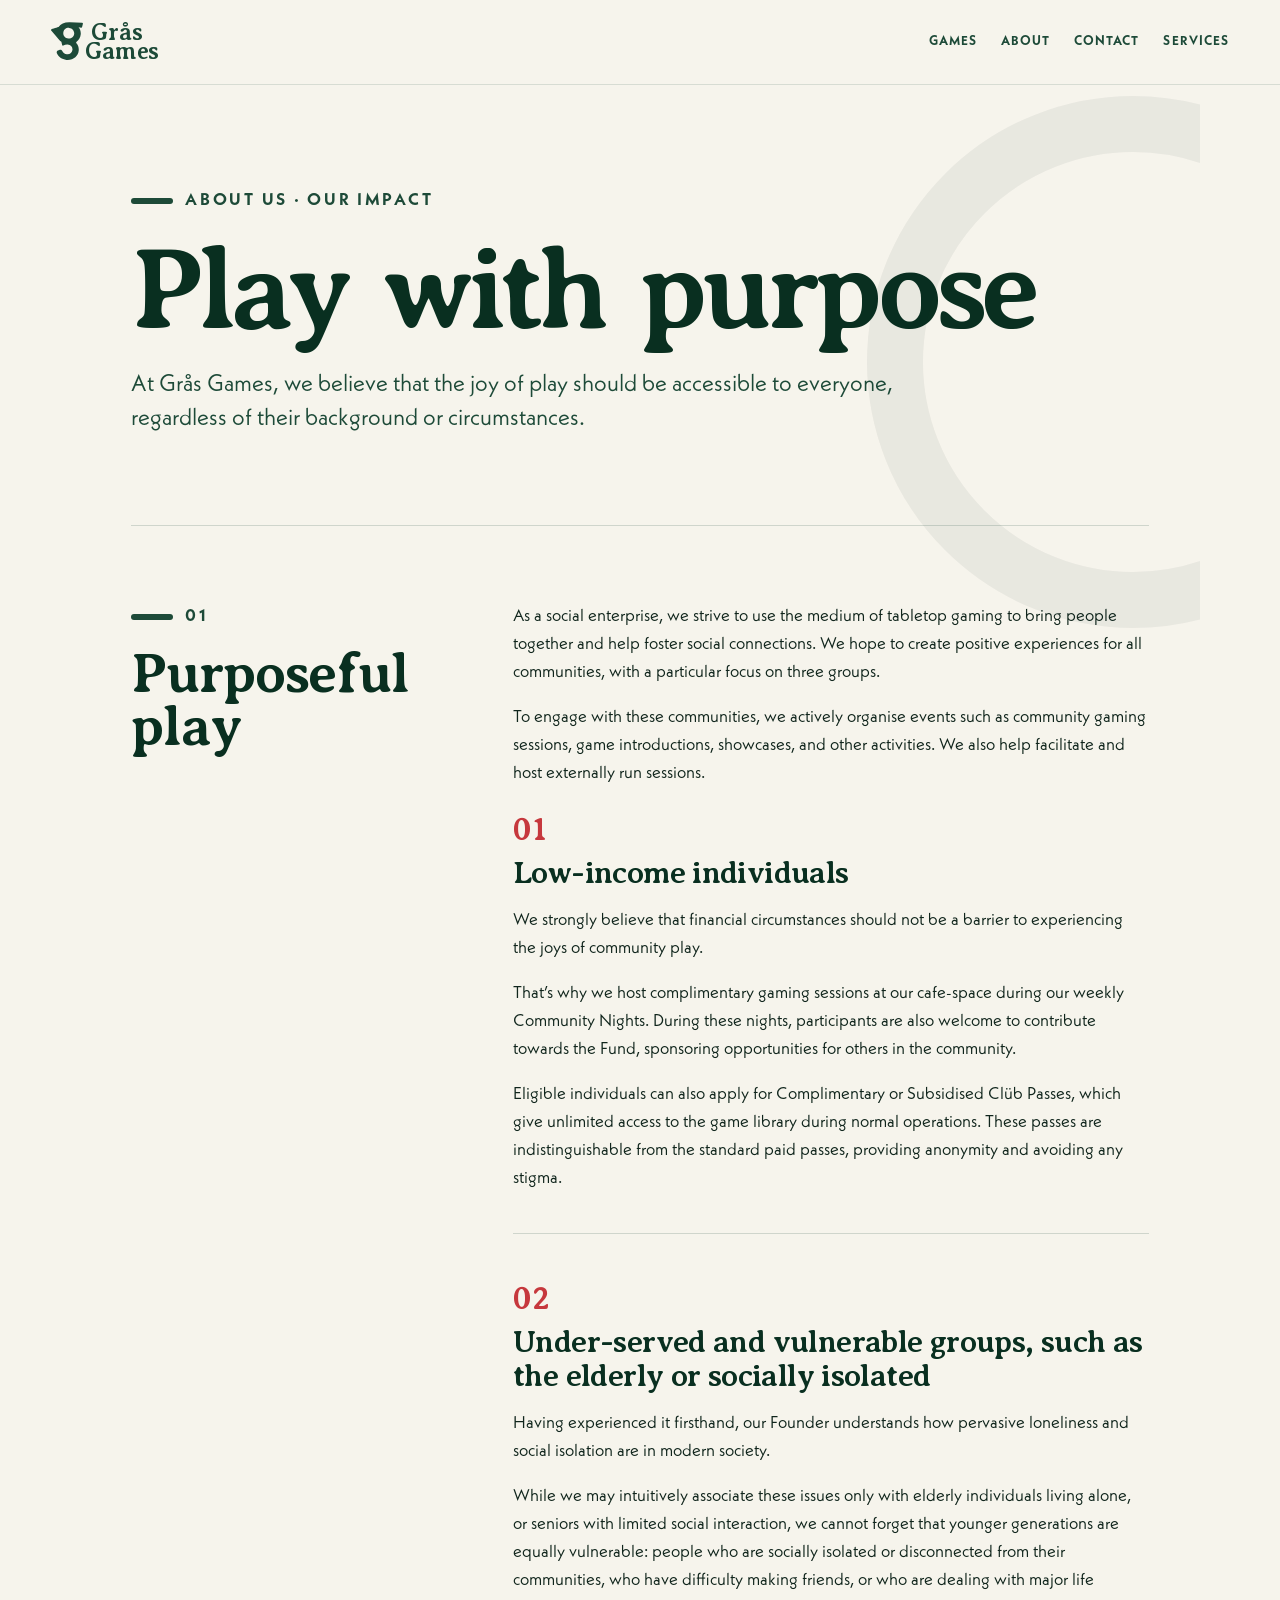
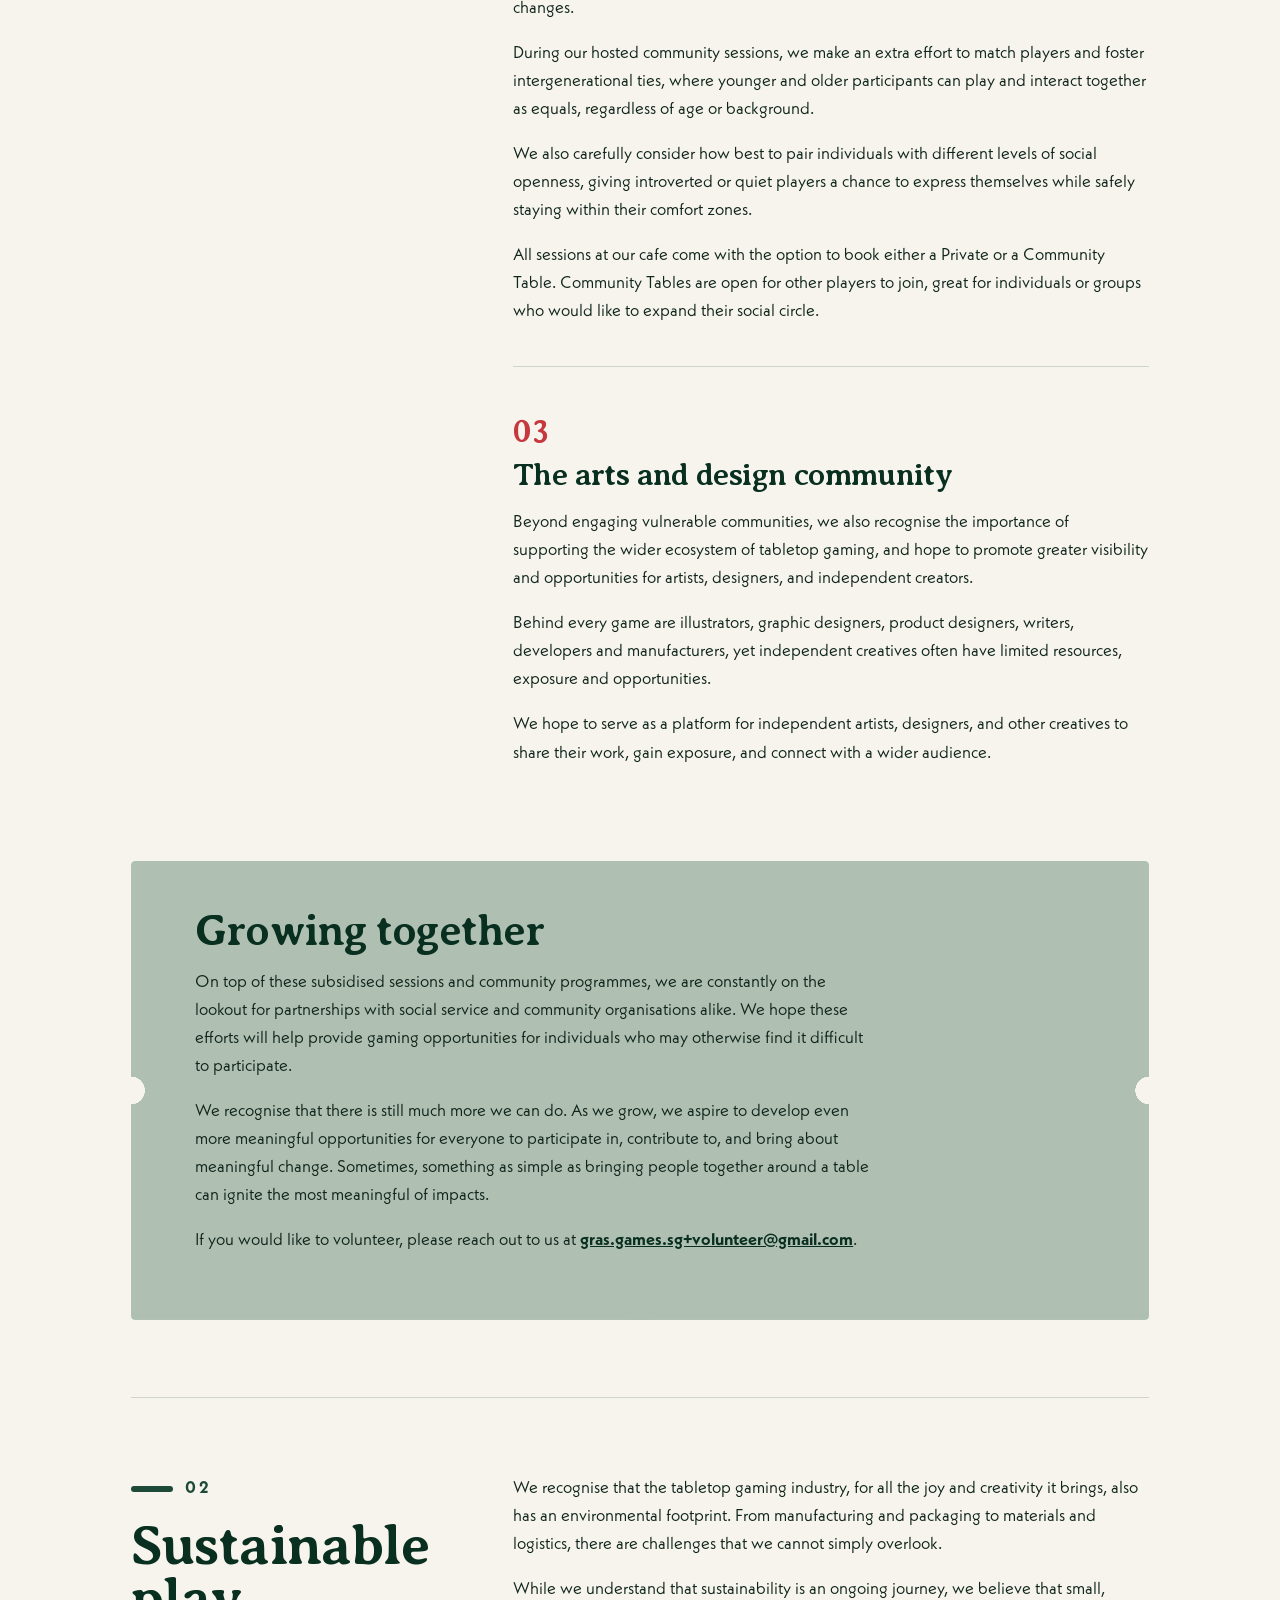
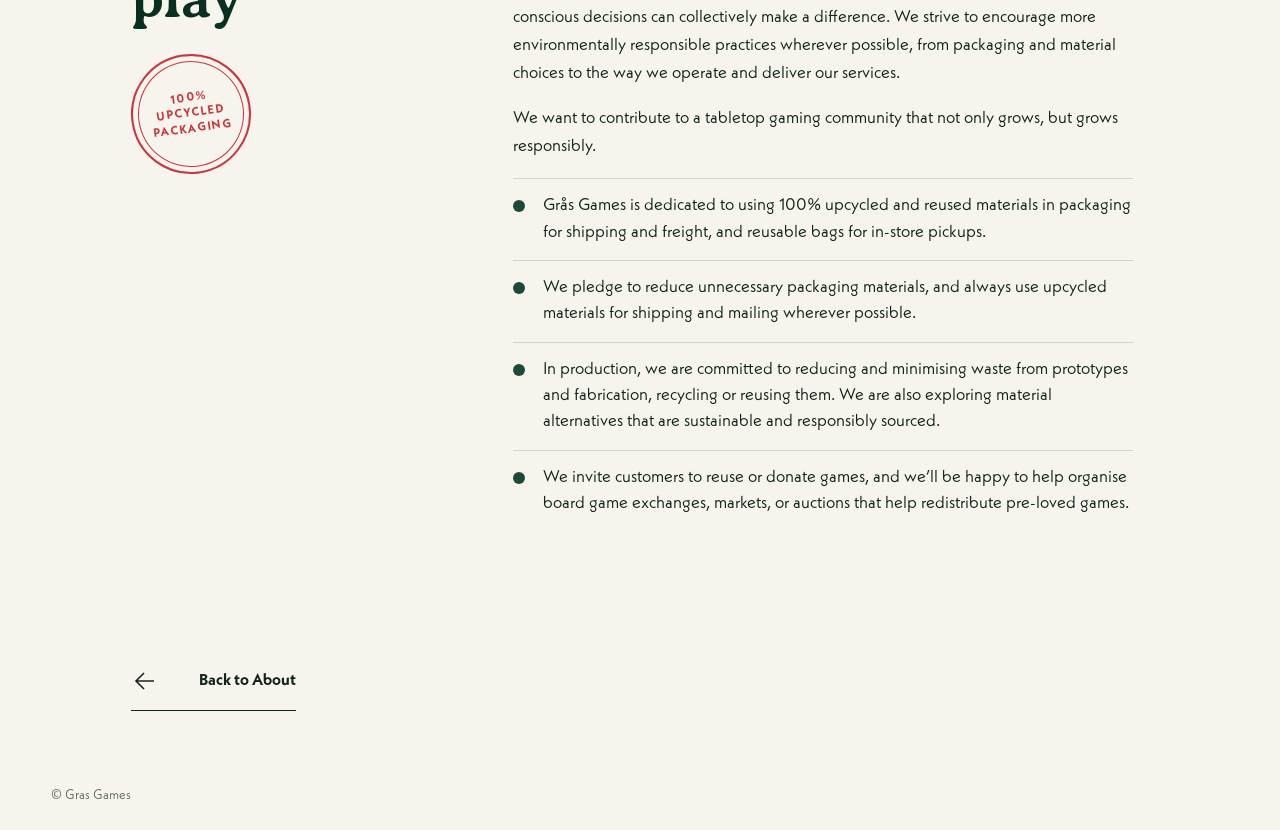
<file: about/impact.html>
<!doctype html>
<html lang="en">
<head>
  <meta charset="utf-8">
  <meta name="viewport" content="width=device-width, initial-scale=1">
  <title>Play with purpose — Gras Games</title>
  <meta name="description" content="How Grås Games uses tabletop gaming to bring people together: Community Nights, subsidised Clüb Passes, support for creators, and sustainable play.">
  <link rel="preconnect" href="https://fonts.googleapis.com">
  <link rel="preconnect" href="https://fonts.gstatic.com" crossorigin>
  <link href="https://fonts.googleapis.com/css2?family=Averia+Serif+Libre:wght@700&display=swap" rel="stylesheet">
  <link rel="stylesheet" href="../assets/css/main.css">
  <link rel="stylesheet" href="../assets/css/about.css">
</head>
<body>
  <header class="site-header">
    <a class="site-logo" href="../">
      <svg viewBox="0 0 3573.59 1455.21" role="img" aria-label="Grås Games">
        <text font-family="'Averia Serif Libre', serif" font-size="789.73" font-weight="700" transform="translate(1117.24 663.06)"><tspan x="200.13" y="0">Grå</tspan><tspan x="1550.16" y="0">s</tspan><tspan x="0" y="612.45">G</tspan><tspan x="561.84" y="612.45">ame</tspan><tspan x="2100.04" y="612.45">s</tspan></text>
        <path d="M1055.69,124.05c4.15-16.68-8-32.98-25.16-33.78l-403.44-18.76c-177.12-7.2-305.7,58.91-377.1,158.54v-.07S19.13,302.04,19.13,302.04c-18.5,5.78-25.22,28.49-12.83,43.4l120.78,145.4,146.47,172.21c20.16,22.33,43.38,42.47,69.28,59.97l25.68,105.76c4.45,18.32,25.73,26.71,41.44,16.31,41.32-27.35,88.27-42.26,140.22-37.72,103,9.01,168.12,82.71,159.89,176.82-8.08,92.34-83.39,155.54-184.61,146.68-70.47-6.16-124.49-45.68-152.42-107.04-17.07-37.51-61.39-53.91-98.39-35.76l-45.08,22.12c-34.4,16.88-49.96,57.67-35.11,92.99,50.47,120.05,163.46,202.7,316.3,216.07,225.53,19.73,390.3-125.11,406.61-311.57,8.09-92.5-21.32-173.93-76.74-235.48-14.26-15.84-11.72-40.62,5.43-53.28,77.79-57.42,128.81-143.45,137.61-244.04,7.77-88.79-19.14-169.88-72.61-233.6l86.73,13.17c13.9,2.11,27.12-6.71,30.52-20.35l27.38-110.06ZM570.67,614.12c-103-9.01-172.83-90.27-163.97-191.5,8.7-99.44,91.9-170.9,194.89-161.89,103,9.01,174.3,93.98,165.59,193.43-8.86,101.22-93.52,168.97-196.51,159.96Z"/>
      </svg>
    </a>
    <nav class="site-nav">
      <a href="../games/">Games</a>
      <a href="./">About</a>
      <a href="../contact/">Contact</a>
      <a href="../services/">Services</a>
    </nav>
  </header>

  <main class="about">
    <section class="about-hero">
      <p class="eyebrow">About us · Our impact</p>
      <h1>Play with purpose</h1>
      <p class="lede">At Grås Games, we believe that the joy of play should be accessible to everyone, regardless of their background or circumstances.</p>
    </section>

    <section class="about-section" aria-labelledby="purposeful">
      <div>
        <p class="eyebrow">01</p>
        <h2 id="purposeful">Purposeful play</h2>
      </div>
      <div>
        <p>As a social enterprise, we strive to use the medium of tabletop gaming to bring people together and help foster social connections. We hope to create positive experiences for all communities, with a particular focus on three groups.</p>
        <p>To engage with these communities, we actively organise events such as community gaming sessions, game introductions, showcases, and other activities. We also help facilitate and host externally run sessions.</p>

        <div class="about-group">
          <span class="about-group__num" aria-hidden="true">01</span>
          <h3>Low-income individuals</h3>
          <p>We strongly believe that financial circumstances should not be a barrier to experiencing the joys of community play.</p>
          <p>That’s why we host complimentary gaming sessions at our cafe-space during our weekly Community Nights. During these nights, participants are also welcome to contribute towards the Fund, sponsoring opportunities for others in the community.</p>
          <p>Eligible individuals can also apply for Complimentary or Subsidised Clüb Passes, which give unlimited access to the game library during normal operations. These passes are indistinguishable from the standard paid passes, providing anonymity and avoiding any stigma.</p>
        </div>

        <div class="about-group">
          <span class="about-group__num" aria-hidden="true">02</span>
          <h3>Under-served and vulnerable groups, such as the elderly or socially isolated</h3>
          <p>Having experienced it firsthand, our Founder understands how pervasive loneliness and social isolation are in modern society.</p>
          <p>While we may intuitively associate these issues only with elderly individuals living alone, or seniors with limited social interaction, we cannot forget that younger generations are equally vulnerable: people who are socially isolated or disconnected from their communities, who have difficulty making friends, or who are dealing with major life changes.</p>
          <p>During our hosted community sessions, we make an extra effort to match players and foster intergenerational ties, where younger and older participants can play and interact together as equals, regardless of age or background.</p>
          <p>We also carefully consider how best to pair individuals with different levels of social openness, giving introverted or quiet players a chance to express themselves while safely staying within their comfort zones.</p>
          <p>All sessions at our cafe come with the option to book either a Private or a Community Table. Community Tables are open for other players to join, great for individuals or groups who would like to expand their social circle.</p>
        </div>

        <div class="about-group">
          <span class="about-group__num" aria-hidden="true">03</span>
          <h3>The arts and design community</h3>
          <p>Beyond engaging vulnerable communities, we also recognise the importance of supporting the wider ecosystem of tabletop gaming, and hope to promote greater visibility and opportunities for artists, designers, and independent creators.</p>
          <p>Behind every game are illustrators, graphic designers, product designers, writers, developers and manufacturers, yet independent creatives often have limited resources, exposure and opportunities.</p>
          <p>We hope to serve as a platform for independent artists, designers, and other creatives to share their work, gain exposure, and connect with a wider audience.</p>
        </div>
      </div>
    </section>

    <section class="ticket" aria-labelledby="together">
      <h2 id="together">Growing together</h2>
      <p>On top of these subsidised sessions and community programmes, we are constantly on the lookout for partnerships with social service and community organisations alike. We hope these efforts will help provide gaming opportunities for individuals who may otherwise find it difficult to participate.</p>
      <p>We recognise that there is still much more we can do. As we grow, we aspire to develop even more meaningful opportunities for everyone to participate in, contribute to, and bring about meaningful change. Sometimes, something as simple as bringing people together around a table can ignite the most meaningful of impacts.</p>
      <p>If you would like to volunteer, please reach out to us at <a href="mailto:gras.games.sg+volunteer@gmail.com">gras.games.sg+volunteer@gmail.com</a>.</p>
    </section>

    <section class="about-section" aria-labelledby="sustainable">
      <div>
        <p class="eyebrow">02</p>
        <h2 id="sustainable">Sustainable play</h2>
        <span class="stamp" aria-hidden="true">100%<br>upcycled<br>packaging</span>
      </div>
      <div>
        <p>We recognise that the tabletop gaming industry, for all the joy and creativity it brings, also has an environmental footprint. From manufacturing and packaging to materials and logistics, there are challenges that we cannot simply overlook.</p>
        <p>While we understand that sustainability is an ongoing journey, we believe that small, conscious decisions can collectively make a difference. We strive to encourage more environmentally responsible practices wherever possible, from packaging and material choices to the way we operate and deliver our services.</p>
        <p>We want to contribute to a tabletop gaming community that not only grows, but grows responsibly.</p>
        <ul class="about-list">
          <li>Grås Games is dedicated to using 100% upcycled and reused materials in packaging for shipping and freight, and reusable bags for in-store pickups.</li>
          <li>We pledge to reduce unnecessary packaging materials, and always use upcycled materials for shipping and mailing wherever possible.</li>
          <li>In production, we are committed to reducing and minimising waste from prototypes and fabrication, recycling or reusing them. We are also exploring material alternatives that are sustainable and responsibly sourced.</li>
          <li>We invite customers to reuse or donate games, and we’ll be happy to help organise board game exchanges, markets, or auctions that help redistribute pre-loved games.</li>
        </ul>
      </div>
    </section>

    <a class="text-link" href="./">
      <svg width="28" height="28" viewBox="0 0 28 28" fill="none" aria-hidden="true"><path d="M23 14H6M13 6l-8 8 8 8" stroke="currentColor" stroke-width="1.6"/></svg>
      Back to About
    </a>
  </main>

  <footer class="site-footer">© Gras Games</footer>
</body>
</html>
</file>
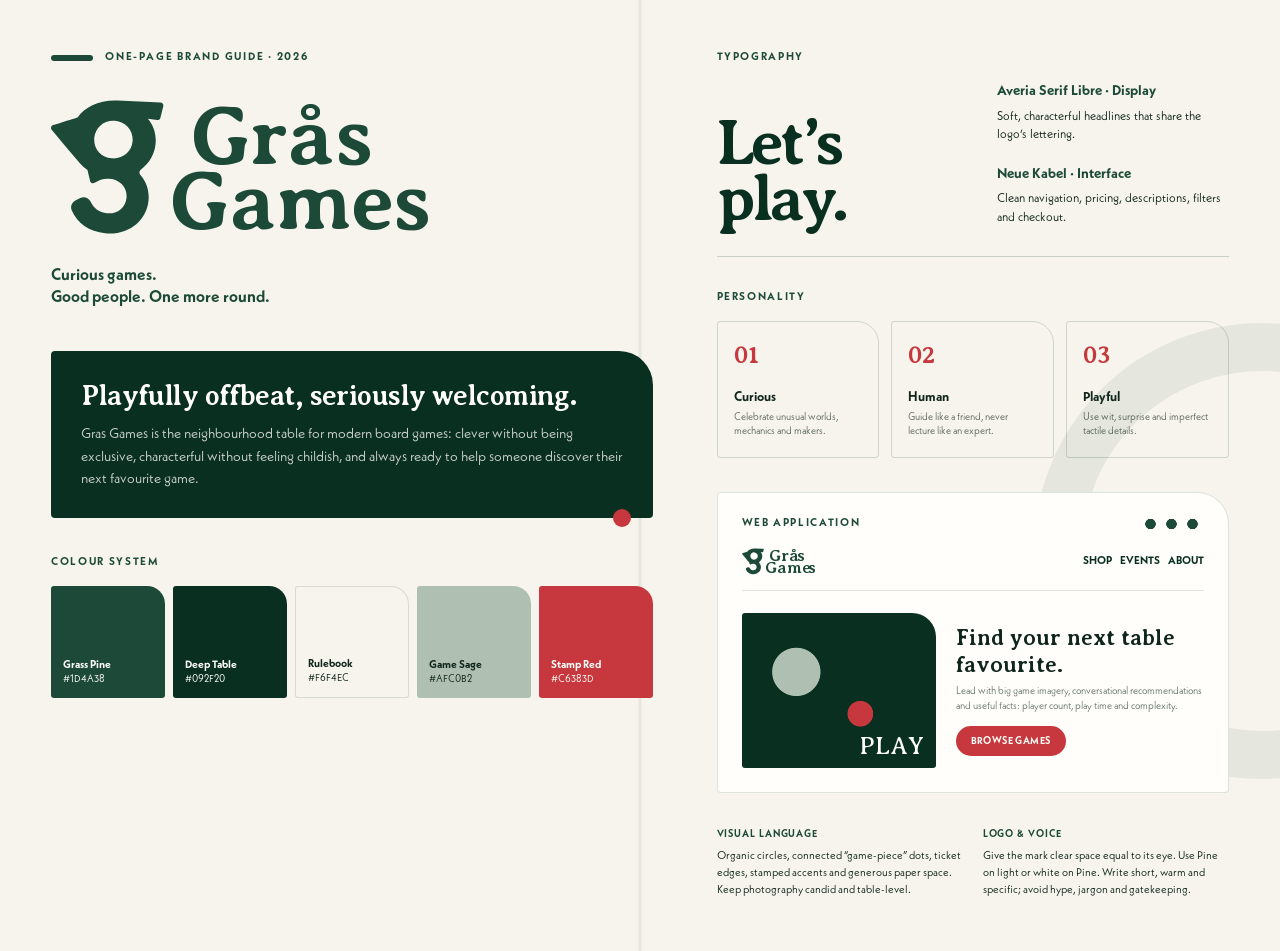
<file: design/brand-guide.html>
<!doctype html>
<html lang="en">
<head>
  <meta charset="utf-8">
  <meta name="viewport" content="width=device-width, initial-scale=1">
  <title>Gras Games — Brand Guide</title>
  <link rel="preconnect" href="https://fonts.googleapis.com">
  <link rel="preconnect" href="https://fonts.gstatic.com" crossorigin>
  <link href="https://fonts.googleapis.com/css2?family=Averia+Serif+Libre:wght@700&display=swap" rel="stylesheet">
  <style>
    @font-face { font-family: "Neue Kabel"; src: url("../assets/font/Neue_Kabel/NeueKabel-Light.woff2") format("woff2"); font-weight: 300; font-display: swap; }
    @font-face { font-family: "Neue Kabel"; src: url("../assets/font/Neue_Kabel/NeueKabel.woff2") format("woff2"); font-weight: 400; font-display: swap; }
    @font-face { font-family: "Neue Kabel"; src: url("../assets/font/Neue_Kabel/NeueKabel-Medium.woff2") format("woff2"); font-weight: 500; font-display: swap; }
    @font-face { font-family: "Neue Kabel"; src: url("../assets/font/Neue_Kabel/NeueKabel-Bold.woff2") format("woff2"); font-weight: 700; font-display: swap; }
    :root {
      --pine: #1d4a38;
      --deep-pine: #092f20;
      --paper: #f6f4ec;
      --white: #fffefa;
      --sage: #afc0b2;
      --stamp: #c6383d;
      --ink: #10251c;
    }

    * { box-sizing: border-box; }

    body {
      margin: 0;
      background: #e8e7df;
      color: var(--ink);
      font-family: "Neue Kabel", Arial, sans-serif;
    }

    .guide {
      width: min(1440px, 100%);
      min-height: 100vh;
      margin: 0 auto;
      padding: clamp(28px, 4vw, 64px);
      background:
        linear-gradient(90deg, transparent 49.8%, rgba(29,74,56,.09) 50%, transparent 50.2%),
        var(--paper);
      display: grid;
      grid-template-columns: 1.08fr .92fr;
      gap: clamp(36px, 5vw, 76px);
      overflow: hidden;
      position: relative;
    }

    .guide::before {
      content: "";
      position: absolute;
      width: 360px;
      height: 360px;
      border: 48px solid var(--deep-pine);
      border-radius: 50%;
      right: -210px;
      top: 34%;
      opacity: .07;
    }

    h1, h2, h3, p { margin-top: 0; }
    h1, h2 { font-family: "Averia Serif Libre", Georgia, serif; }

    .eyebrow {
      display: flex;
      align-items: center;
      gap: 12px;
      margin-bottom: 28px;
      color: var(--pine);
      font-size: 11px;
      font-weight: 700;
      letter-spacing: .16em;
      text-transform: uppercase;
    }

    .eyebrow::before {
      content: "";
      width: 42px;
      height: 6px;
      background: var(--pine);
      border-radius: 999px;
    }

    .hero {
      display: grid;
      gap: 18px;
      margin-bottom: 42px;
    }

    h1 { margin: 0; color: var(--pine); }
    h1 svg { display: block; width: min(380px, 100%); height: auto; aspect-ratio: 3573.59 / 1455.21; fill: currentColor; }

    .tagline {
      margin: 0;
      max-width: 350px;
      color: var(--pine);
      font-size: 16px;
      font-weight: 600;
      line-height: 1.35;
    }

    .brand-idea {
      margin-bottom: 38px;
      padding: 28px 30px;
      background: var(--deep-pine);
      color: var(--white);
      border-radius: 4px 34px 4px 4px;
      position: relative;
    }

    .brand-idea::after {
      content: "";
      position: absolute;
      width: 18px;
      height: 18px;
      right: 22px;
      bottom: -9px;
      border-radius: 50%;
      background: var(--stamp);
    }

    .brand-idea h2 {
      margin-bottom: 10px;
      font-size: 28px;
      letter-spacing: -.02em;
    }

    .brand-idea p {
      margin-bottom: 0;
      max-width: 640px;
      color: rgba(255,254,250,.78);
      font-size: 14px;
      line-height: 1.6;
    }

    .section-title {
      margin-bottom: 16px;
      color: var(--pine);
      font-size: 11px;
      font-weight: 700;
      letter-spacing: .15em;
      text-transform: uppercase;
    }

    .palette {
      display: grid;
      grid-template-columns: repeat(5, 1fr);
      gap: 8px;
    }

    .swatch {
      min-height: 112px;
      padding: 12px;
      border-radius: 3px 18px 3px 3px;
      display: flex;
      flex-direction: column;
      justify-content: flex-end;
      color: var(--white);
      font-size: 10px;
      line-height: 1.3;
    }

    .swatch strong { font-size: 11px; }
    .swatch.paper { color: var(--ink); border: 1px solid rgba(29,74,56,.15); }
    .swatch.sage { color: var(--ink); }

    .right {
      display: grid;
      grid-template-rows: auto auto 1fr auto;
      gap: 34px;
    }

    .type-sample {
      display: grid;
      grid-template-columns: 1fr .9fr;
      gap: 22px;
      align-items: end;
      padding-bottom: 28px;
      border-bottom: 1px solid rgba(29,74,56,.22);
    }

    .display-type {
      color: var(--deep-pine);
      font-family: "Averia Serif Libre", Georgia, serif;
      font-size: clamp(48px, 5vw, 72px);
      font-weight: 700;
      line-height: .88;
      letter-spacing: -.055em;
    }

    .type-details {
      font-size: 12px;
      line-height: 1.55;
    }

    .type-details strong {
      display: block;
      margin-bottom: 5px;
      color: var(--pine);
      font-size: 14px;
    }

    .principles {
      display: grid;
      grid-template-columns: repeat(3, 1fr);
      gap: 12px;
    }

    .principle {
      min-height: 118px;
      padding: 18px 16px;
      border: 1px solid rgba(29,74,56,.18);
      border-radius: 3px 22px 3px 3px;
    }

    .principle b {
      display: block;
      margin-bottom: 20px;
      color: var(--stamp);
      font-family: "Averia Serif Libre", Georgia, serif;
      font-size: 25px;
    }

    .principle h3 {
      margin-bottom: 4px;
      font-size: 13px;
    }

    .principle p {
      margin: 0;
      color: rgba(16,37,28,.66);
      font-size: 10px;
      line-height: 1.45;
    }

    .web-ui {
      align-self: stretch;
      padding: 24px;
      background: var(--white);
      border: 1px solid rgba(29,74,56,.15);
      border-radius: 4px 32px 4px 4px;
      position: relative;
    }

    .web-ui::before {
      content: "";
      position: absolute;
      width: 64px;
      height: 10px;
      right: 24px;
      top: 26px;
      background:
        radial-gradient(circle, var(--pine) 0 5px, transparent 5.5px) 0 0 / 21px 10px repeat-x;
    }

    .ui-bar {
      display: flex;
      justify-content: space-between;
      align-items: center;
      margin: 12px 0 22px;
      padding-bottom: 13px;
      border-bottom: 1px solid rgba(29,74,56,.14);
      color: var(--deep-pine);
      font-size: 11px;
      font-weight: 700;
    }

    .ui-logo { color: var(--pine); }
    .ui-logo svg { display: block; height: 30px; width: auto; aspect-ratio: 3573.59 / 1455.21; fill: currentColor; }

    .product {
      display: grid;
      grid-template-columns: 42% 1fr;
      gap: 20px;
      align-items: center;
    }

    .product-art {
      aspect-ratio: 1.25;
      background:
        radial-gradient(circle at 28% 38%, var(--sage) 0 14%, transparent 14.5%),
        radial-gradient(circle at 61% 65%, var(--stamp) 0 8%, transparent 8.5%),
        var(--deep-pine);
      border-radius: 3px 24px 3px 3px;
      position: relative;
    }

    .product-art::after {
      content: "PLAY";
      position: absolute;
      right: 12px;
      bottom: 8px;
      color: var(--white);
      font-family: "Averia Serif Libre", Georgia, serif;
      font-size: 24px;
    }

    .product-copy h3 {
      margin-bottom: 6px;
      font-family: "Averia Serif Libre", Georgia, serif;
      font-size: 22px;
    }

    .product-copy p {
      margin-bottom: 12px;
      color: rgba(16,37,28,.62);
      font-size: 10px;
      line-height: 1.5;
    }

    .button {
      display: inline-block;
      padding: 9px 15px;
      border-radius: 999px;
      background: var(--stamp);
      color: var(--white);
      font-size: 10px;
      font-weight: 700;
      letter-spacing: .04em;
      text-transform: uppercase;
    }

    .rules {
      display: grid;
      grid-template-columns: 1fr 1fr;
      gap: 20px;
      font-size: 11px;
      line-height: 1.55;
    }

    .rules strong {
      display: block;
      margin-bottom: 6px;
      color: var(--pine);
      text-transform: uppercase;
      letter-spacing: .09em;
      font-size: 10px;
    }

    .rules p { margin: 0; }

    @media (max-width: 850px) {
      .guide { grid-template-columns: 1fr; }
      .guide::before { display: none; }
    }

    @media (max-width: 560px) {
      .guide { padding: 24px; }
      .palette { grid-template-columns: repeat(2, 1fr); }
      .swatch:last-child { grid-column: span 2; }
      .type-sample, .product { grid-template-columns: 1fr; }
      .principles { grid-template-columns: 1fr; }
    }

    @media print {
      @page { size: A3 landscape; margin: 0; }
      body { background: var(--paper); }
      .guide { width: 100%; min-height: 100vh; }
    }
  </style>
</head>
<body>
  <main class="guide">
    <section>
      <div class="eyebrow">One-page brand guide · 2026</div>

      <header class="hero">
        <h1>
          <svg viewBox="0 0 3573.59 1455.21" role="img" aria-label="Grås Games">
            <text font-family="'Averia Serif Libre', serif" font-size="789.73" font-weight="700" transform="translate(1117.24 663.06)"><tspan x="200.13" y="0">Grå</tspan><tspan x="1550.16" y="0">s</tspan><tspan x="0" y="612.45">G</tspan><tspan x="561.84" y="612.45">ame</tspan><tspan x="2100.04" y="612.45">s</tspan></text>
            <path d="M1055.69,124.05c4.15-16.68-8-32.98-25.16-33.78l-403.44-18.76c-177.12-7.2-305.7,58.91-377.1,158.54v-.07S19.13,302.04,19.13,302.04c-18.5,5.78-25.22,28.49-12.83,43.4l120.78,145.4,146.47,172.21c20.16,22.33,43.38,42.47,69.28,59.97l25.68,105.76c4.45,18.32,25.73,26.71,41.44,16.31,41.32-27.35,88.27-42.26,140.22-37.72,103,9.01,168.12,82.71,159.89,176.82-8.08,92.34-83.39,155.54-184.61,146.68-70.47-6.16-124.49-45.68-152.42-107.04-17.07-37.51-61.39-53.91-98.39-35.76l-45.08,22.12c-34.4,16.88-49.96,57.67-35.11,92.99,50.47,120.05,163.46,202.7,316.3,216.07,225.53,19.73,390.3-125.11,406.61-311.57,8.09-92.5-21.32-173.93-76.74-235.48-14.26-15.84-11.72-40.62,5.43-53.28,77.79-57.42,128.81-143.45,137.61-244.04,7.77-88.79-19.14-169.88-72.61-233.6l86.73,13.17c13.9,2.11,27.12-6.71,30.52-20.35l27.38-110.06ZM570.67,614.12c-103-9.01-172.83-90.27-163.97-191.5,8.7-99.44,91.9-170.9,194.89-161.89,103,9.01,174.3,93.98,165.59,193.43-8.86,101.22-93.52,168.97-196.51,159.96Z"/>
          </svg>
        </h1>
        <p class="tagline">Curious games.<br>Good people. One more round.</p>
      </header>

      <article class="brand-idea">
        <h2>Playfully offbeat, seriously welcoming.</h2>
        <p>Gras Games is the neighbourhood table for modern board games: clever without being exclusive, characterful without feeling childish, and always ready to help someone discover their next favourite game.</p>
      </article>

      <section>
        <div class="section-title">Colour system</div>
        <div class="palette">
          <div class="swatch" style="background:#1d4a38"><strong>Grass Pine</strong>#1D4A38</div>
          <div class="swatch" style="background:#092f20"><strong>Deep Table</strong>#092F20</div>
          <div class="swatch paper" style="background:#f6f4ec"><strong>Rulebook</strong>#F6F4EC</div>
          <div class="swatch sage" style="background:#afc0b2"><strong>Game Sage</strong>#AFC0B2</div>
          <div class="swatch" style="background:#c6383d"><strong>Stamp Red</strong>#C6383D</div>
        </div>
      </section>
    </section>

    <section class="right">
      <section>
        <div class="section-title">Typography</div>
        <div class="type-sample">
          <div class="display-type">Let’s<br>play.</div>
          <div class="type-details">
            <strong>Averia Serif Libre · Display</strong>
            Soft, characterful headlines that share the logo’s lettering.
            <br><br>
            <strong>Neue Kabel · Interface</strong>
            Clean navigation, pricing, descriptions, filters and checkout.
          </div>
        </div>
      </section>

      <section>
        <div class="section-title">Personality</div>
        <div class="principles">
          <article class="principle">
            <b>01</b>
            <h3>Curious</h3>
            <p>Celebrate unusual worlds, mechanics and makers.</p>
          </article>
          <article class="principle">
            <b>02</b>
            <h3>Human</h3>
            <p>Guide like a friend, never lecture like an expert.</p>
          </article>
          <article class="principle">
            <b>03</b>
            <h3>Playful</h3>
            <p>Use wit, surprise and imperfect tactile details.</p>
          </article>
        </div>
      </section>

      <section class="web-ui">
        <div class="section-title">Web application</div>
        <div class="ui-bar">
          <span class="ui-logo">
            <svg viewBox="0 0 3573.59 1455.21" role="img" aria-label="Grås Games">
              <text font-family="'Averia Serif Libre', serif" font-size="789.73" font-weight="700" transform="translate(1117.24 663.06)"><tspan x="200.13" y="0">Grå</tspan><tspan x="1550.16" y="0">s</tspan><tspan x="0" y="612.45">G</tspan><tspan x="561.84" y="612.45">ame</tspan><tspan x="2100.04" y="612.45">s</tspan></text>
              <path d="M1055.69,124.05c4.15-16.68-8-32.98-25.16-33.78l-403.44-18.76c-177.12-7.2-305.7,58.91-377.1,158.54v-.07S19.13,302.04,19.13,302.04c-18.5,5.78-25.22,28.49-12.83,43.4l120.78,145.4,146.47,172.21c20.16,22.33,43.38,42.47,69.28,59.97l25.68,105.76c4.45,18.32,25.73,26.71,41.44,16.31,41.32-27.35,88.27-42.26,140.22-37.72,103,9.01,168.12,82.71,159.89,176.82-8.08,92.34-83.39,155.54-184.61,146.68-70.47-6.16-124.49-45.68-152.42-107.04-17.07-37.51-61.39-53.91-98.39-35.76l-45.08,22.12c-34.4,16.88-49.96,57.67-35.11,92.99,50.47,120.05,163.46,202.7,316.3,216.07,225.53,19.73,390.3-125.11,406.61-311.57,8.09-92.5-21.32-173.93-76.74-235.48-14.26-15.84-11.72-40.62,5.43-53.28,77.79-57.42,128.81-143.45,137.61-244.04,7.77-88.79-19.14-169.88-72.61-233.6l86.73,13.17c13.9,2.11,27.12-6.71,30.52-20.35l27.38-110.06ZM570.67,614.12c-103-9.01-172.83-90.27-163.97-191.5,8.7-99.44,91.9-170.9,194.89-161.89,103,9.01,174.3,93.98,165.59,193.43-8.86,101.22-93.52,168.97-196.51,159.96Z"/>
            </svg>
          </span>
          <span>SHOP&nbsp;&nbsp;&nbsp; EVENTS&nbsp;&nbsp;&nbsp; ABOUT</span>
        </div>
        <div class="product">
          <div class="product-art"></div>
          <div class="product-copy">
            <h3>Find your next table favourite.</h3>
            <p>Lead with big game imagery, conversational recommendations and useful facts: player count, play time and complexity.</p>
            <span class="button">Browse games</span>
          </div>
        </div>
      </section>

      <section class="rules">
        <div>
          <strong>Visual language</strong>
          <p>Organic circles, connected “game-piece” dots, ticket edges, stamped accents and generous paper space. Keep photography candid and table-level.</p>
        </div>
        <div>
          <strong>Logo & voice</strong>
          <p>Give the mark clear space equal to its eye. Use Pine on light or white on Pine. Write short, warm and specific; avoid hype, jargon and gatekeeping.</p>
        </div>
      </section>
    </section>
  </main>
</body>
</html>
</file>
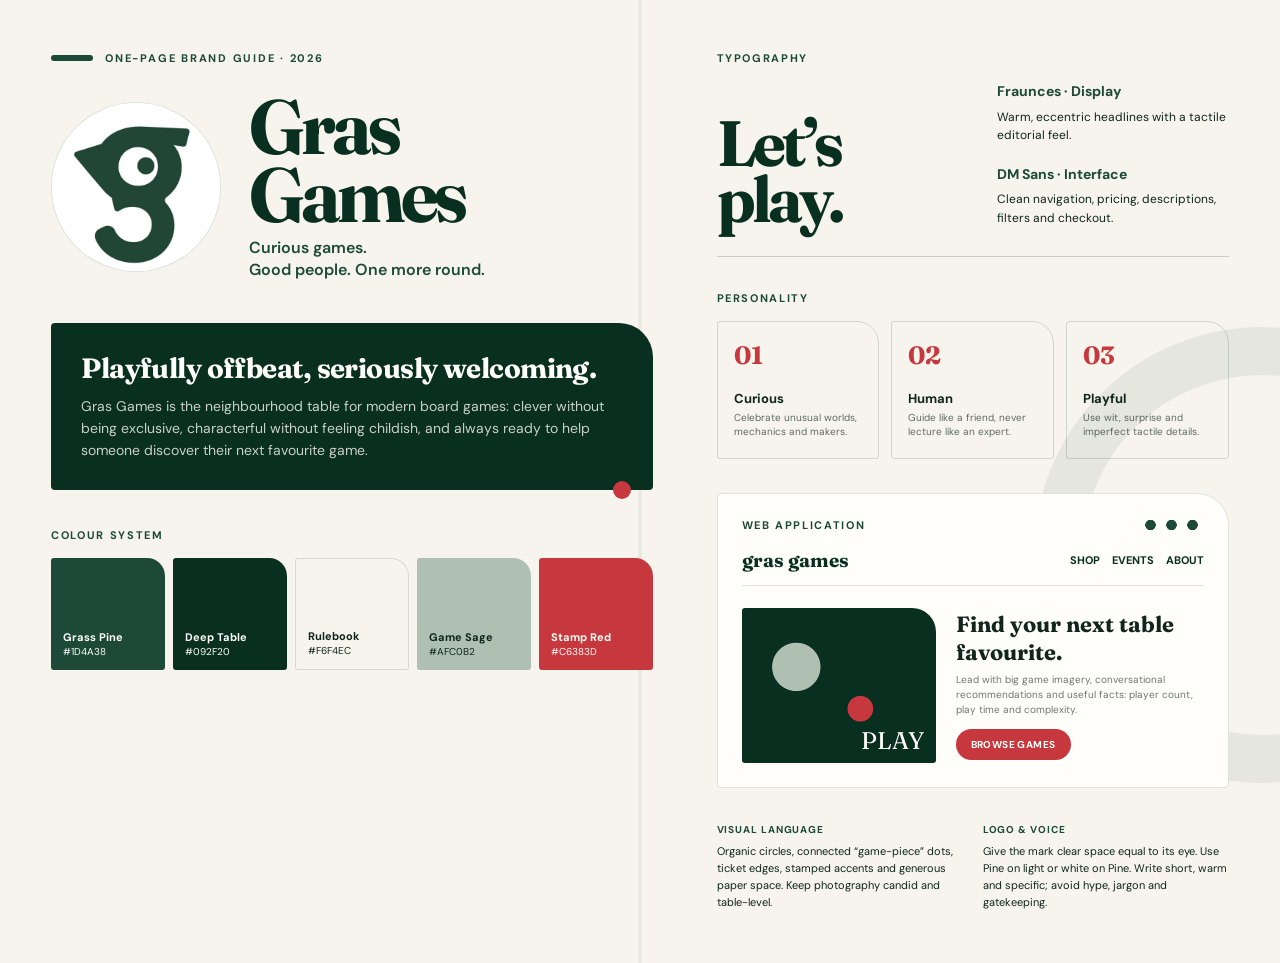
<file: docs/brand-guide.html>
<!doctype html>
<html lang="en">
<head>
  <meta charset="utf-8">
  <meta name="viewport" content="width=device-width, initial-scale=1">
  <title>Gras Games — Brand Guide</title>
  <link rel="preconnect" href="https://fonts.googleapis.com">
  <link rel="preconnect" href="https://fonts.gstatic.com" crossorigin>
  <link href="https://fonts.googleapis.com/css2?family=DM+Sans:wght@400;500;600;700&family=Fraunces:opsz,wght@9..144,600;9..144,700&display=swap" rel="stylesheet">
  <style>
    :root {
      --pine: #1d4a38;
      --deep-pine: #092f20;
      --paper: #f6f4ec;
      --white: #fffefa;
      --sage: #afc0b2;
      --stamp: #c6383d;
      --ink: #10251c;
    }

    * { box-sizing: border-box; }

    body {
      margin: 0;
      background: #e8e7df;
      color: var(--ink);
      font-family: "DM Sans", Arial, sans-serif;
    }

    .guide {
      width: min(1440px, 100%);
      min-height: 100vh;
      margin: 0 auto;
      padding: clamp(28px, 4vw, 64px);
      background:
        linear-gradient(90deg, transparent 49.8%, rgba(29,74,56,.09) 50%, transparent 50.2%),
        var(--paper);
      display: grid;
      grid-template-columns: 1.08fr .92fr;
      gap: clamp(36px, 5vw, 76px);
      overflow: hidden;
      position: relative;
    }

    .guide::before {
      content: "";
      position: absolute;
      width: 360px;
      height: 360px;
      border: 48px solid var(--deep-pine);
      border-radius: 50%;
      right: -210px;
      top: 34%;
      opacity: .07;
    }

    h1, h2, h3, p { margin-top: 0; }
    h1, h2 { font-family: "Fraunces", Georgia, serif; }

    .eyebrow {
      display: flex;
      align-items: center;
      gap: 12px;
      margin-bottom: 28px;
      color: var(--pine);
      font-size: 11px;
      font-weight: 700;
      letter-spacing: .16em;
      text-transform: uppercase;
    }

    .eyebrow::before {
      content: "";
      width: 42px;
      height: 6px;
      background: var(--pine);
      border-radius: 999px;
    }

    .hero {
      display: grid;
      grid-template-columns: 170px 1fr;
      align-items: center;
      gap: 28px;
      margin-bottom: 42px;
    }

    .logo-frame {
      aspect-ratio: 1;
      border-radius: 50%;
      overflow: hidden;
      background: var(--white);
      border: 1px solid rgba(29,74,56,.16);
    }

    .logo-frame img {
      width: 100%;
      height: 100%;
      object-fit: cover;
      transform: scale(1.18);
    }

    h1 {
      margin-bottom: 9px;
      color: var(--deep-pine);
      font-size: clamp(49px, 6vw, 84px);
      line-height: .88;
      letter-spacing: -.055em;
    }

    .tagline {
      margin: 0;
      max-width: 350px;
      color: var(--pine);
      font-size: 16px;
      font-weight: 600;
      line-height: 1.35;
    }

    .brand-idea {
      margin-bottom: 38px;
      padding: 28px 30px;
      background: var(--deep-pine);
      color: var(--white);
      border-radius: 4px 34px 4px 4px;
      position: relative;
    }

    .brand-idea::after {
      content: "";
      position: absolute;
      width: 18px;
      height: 18px;
      right: 22px;
      bottom: -9px;
      border-radius: 50%;
      background: var(--stamp);
    }

    .brand-idea h2 {
      margin-bottom: 10px;
      font-size: 28px;
      letter-spacing: -.02em;
    }

    .brand-idea p {
      margin-bottom: 0;
      max-width: 640px;
      color: rgba(255,254,250,.78);
      font-size: 14px;
      line-height: 1.6;
    }

    .section-title {
      margin-bottom: 16px;
      color: var(--pine);
      font-size: 11px;
      font-weight: 700;
      letter-spacing: .15em;
      text-transform: uppercase;
    }

    .palette {
      display: grid;
      grid-template-columns: repeat(5, 1fr);
      gap: 8px;
    }

    .swatch {
      min-height: 112px;
      padding: 12px;
      border-radius: 3px 18px 3px 3px;
      display: flex;
      flex-direction: column;
      justify-content: flex-end;
      color: var(--white);
      font-size: 10px;
      line-height: 1.3;
    }

    .swatch strong { font-size: 11px; }
    .swatch.paper { color: var(--ink); border: 1px solid rgba(29,74,56,.15); }
    .swatch.sage { color: var(--ink); }

    .right {
      display: grid;
      grid-template-rows: auto auto 1fr auto;
      gap: 34px;
    }

    .type-sample {
      display: grid;
      grid-template-columns: 1fr .9fr;
      gap: 22px;
      align-items: end;
      padding-bottom: 28px;
      border-bottom: 1px solid rgba(29,74,56,.22);
    }

    .display-type {
      color: var(--deep-pine);
      font-family: "Fraunces", Georgia, serif;
      font-size: clamp(48px, 5vw, 72px);
      font-weight: 700;
      line-height: .88;
      letter-spacing: -.055em;
    }

    .type-details {
      font-size: 12px;
      line-height: 1.55;
    }

    .type-details strong {
      display: block;
      margin-bottom: 5px;
      color: var(--pine);
      font-size: 14px;
    }

    .principles {
      display: grid;
      grid-template-columns: repeat(3, 1fr);
      gap: 12px;
    }

    .principle {
      min-height: 118px;
      padding: 18px 16px;
      border: 1px solid rgba(29,74,56,.18);
      border-radius: 3px 22px 3px 3px;
    }

    .principle b {
      display: block;
      margin-bottom: 20px;
      color: var(--stamp);
      font-family: "Fraunces", Georgia, serif;
      font-size: 25px;
    }

    .principle h3 {
      margin-bottom: 4px;
      font-size: 13px;
    }

    .principle p {
      margin: 0;
      color: rgba(16,37,28,.66);
      font-size: 10px;
      line-height: 1.45;
    }

    .web-ui {
      align-self: stretch;
      padding: 24px;
      background: var(--white);
      border: 1px solid rgba(29,74,56,.15);
      border-radius: 4px 32px 4px 4px;
      position: relative;
    }

    .web-ui::before {
      content: "";
      position: absolute;
      width: 64px;
      height: 10px;
      right: 24px;
      top: 26px;
      background:
        radial-gradient(circle, var(--pine) 0 5px, transparent 5.5px) 0 0 / 21px 10px repeat-x;
    }

    .ui-bar {
      display: flex;
      justify-content: space-between;
      align-items: center;
      margin: 12px 0 22px;
      padding-bottom: 13px;
      border-bottom: 1px solid rgba(29,74,56,.14);
      color: var(--deep-pine);
      font-size: 11px;
      font-weight: 700;
    }

    .ui-logo {
      font-family: "Fraunces", Georgia, serif;
      font-size: 19px;
    }

    .product {
      display: grid;
      grid-template-columns: 42% 1fr;
      gap: 20px;
      align-items: center;
    }

    .product-art {
      aspect-ratio: 1.25;
      background:
        radial-gradient(circle at 28% 38%, var(--sage) 0 14%, transparent 14.5%),
        radial-gradient(circle at 61% 65%, var(--stamp) 0 8%, transparent 8.5%),
        var(--deep-pine);
      border-radius: 3px 24px 3px 3px;
      position: relative;
    }

    .product-art::after {
      content: "PLAY";
      position: absolute;
      right: 12px;
      bottom: 8px;
      color: var(--white);
      font-family: "Fraunces", Georgia, serif;
      font-size: 24px;
    }

    .product-copy h3 {
      margin-bottom: 6px;
      font-family: "Fraunces", Georgia, serif;
      font-size: 22px;
    }

    .product-copy p {
      margin-bottom: 12px;
      color: rgba(16,37,28,.62);
      font-size: 10px;
      line-height: 1.5;
    }

    .button {
      display: inline-block;
      padding: 9px 15px;
      border-radius: 999px;
      background: var(--stamp);
      color: var(--white);
      font-size: 10px;
      font-weight: 700;
      letter-spacing: .04em;
      text-transform: uppercase;
    }

    .rules {
      display: grid;
      grid-template-columns: 1fr 1fr;
      gap: 20px;
      font-size: 11px;
      line-height: 1.55;
    }

    .rules strong {
      display: block;
      margin-bottom: 6px;
      color: var(--pine);
      text-transform: uppercase;
      letter-spacing: .09em;
      font-size: 10px;
    }

    .rules p { margin: 0; }

    @media (max-width: 850px) {
      .guide { grid-template-columns: 1fr; }
      .guide::before { display: none; }
    }

    @media (max-width: 560px) {
      .guide { padding: 24px; }
      .hero { grid-template-columns: 110px 1fr; gap: 16px; }
      .palette { grid-template-columns: repeat(2, 1fr); }
      .swatch:last-child { grid-column: span 2; }
      .type-sample, .product { grid-template-columns: 1fr; }
      .principles { grid-template-columns: 1fr; }
    }

    @media print {
      @page { size: A3 landscape; margin: 0; }
      body { background: var(--paper); }
      .guide { width: 100%; min-height: 100vh; }
    }
  </style>
</head>
<body>
  <main class="guide">
    <section>
      <div class="eyebrow">One-page brand guide · 2026</div>

      <header class="hero">
        <div class="logo-frame">
          <img src="../assets/images/logo.jpg" alt="Gras Games g mascot mark">
        </div>
        <div>
          <h1>Gras<br>Games</h1>
          <p class="tagline">Curious games.<br>Good people. One more round.</p>
        </div>
      </header>

      <article class="brand-idea">
        <h2>Playfully offbeat, seriously welcoming.</h2>
        <p>Gras Games is the neighbourhood table for modern board games: clever without being exclusive, characterful without feeling childish, and always ready to help someone discover their next favourite game.</p>
      </article>

      <section>
        <div class="section-title">Colour system</div>
        <div class="palette">
          <div class="swatch" style="background:#1d4a38"><strong>Grass Pine</strong>#1D4A38</div>
          <div class="swatch" style="background:#092f20"><strong>Deep Table</strong>#092F20</div>
          <div class="swatch paper" style="background:#f6f4ec"><strong>Rulebook</strong>#F6F4EC</div>
          <div class="swatch sage" style="background:#afc0b2"><strong>Game Sage</strong>#AFC0B2</div>
          <div class="swatch" style="background:#c6383d"><strong>Stamp Red</strong>#C6383D</div>
        </div>
      </section>
    </section>

    <section class="right">
      <section>
        <div class="section-title">Typography</div>
        <div class="type-sample">
          <div class="display-type">Let’s<br>play.</div>
          <div class="type-details">
            <strong>Fraunces · Display</strong>
            Warm, eccentric headlines with a tactile editorial feel.
            <br><br>
            <strong>DM Sans · Interface</strong>
            Clean navigation, pricing, descriptions, filters and checkout.
          </div>
        </div>
      </section>

      <section>
        <div class="section-title">Personality</div>
        <div class="principles">
          <article class="principle">
            <b>01</b>
            <h3>Curious</h3>
            <p>Celebrate unusual worlds, mechanics and makers.</p>
          </article>
          <article class="principle">
            <b>02</b>
            <h3>Human</h3>
            <p>Guide like a friend, never lecture like an expert.</p>
          </article>
          <article class="principle">
            <b>03</b>
            <h3>Playful</h3>
            <p>Use wit, surprise and imperfect tactile details.</p>
          </article>
        </div>
      </section>

      <section class="web-ui">
        <div class="section-title">Web application</div>
        <div class="ui-bar">
          <span class="ui-logo">gras games</span>
          <span>SHOP&nbsp;&nbsp;&nbsp; EVENTS&nbsp;&nbsp;&nbsp; ABOUT</span>
        </div>
        <div class="product">
          <div class="product-art"></div>
          <div class="product-copy">
            <h3>Find your next table favourite.</h3>
            <p>Lead with big game imagery, conversational recommendations and useful facts: player count, play time and complexity.</p>
            <span class="button">Browse games</span>
          </div>
        </div>
      </section>

      <section class="rules">
        <div>
          <strong>Visual language</strong>
          <p>Organic circles, connected “game-piece” dots, ticket edges, stamped accents and generous paper space. Keep photography candid and table-level.</p>
        </div>
        <div>
          <strong>Logo & voice</strong>
          <p>Give the mark clear space equal to its eye. Use Pine on light or white on Pine. Write short, warm and specific; avoid hype, jargon and gatekeeping.</p>
        </div>
      </section>
    </section>
  </main>
</body>
</html>
</file>
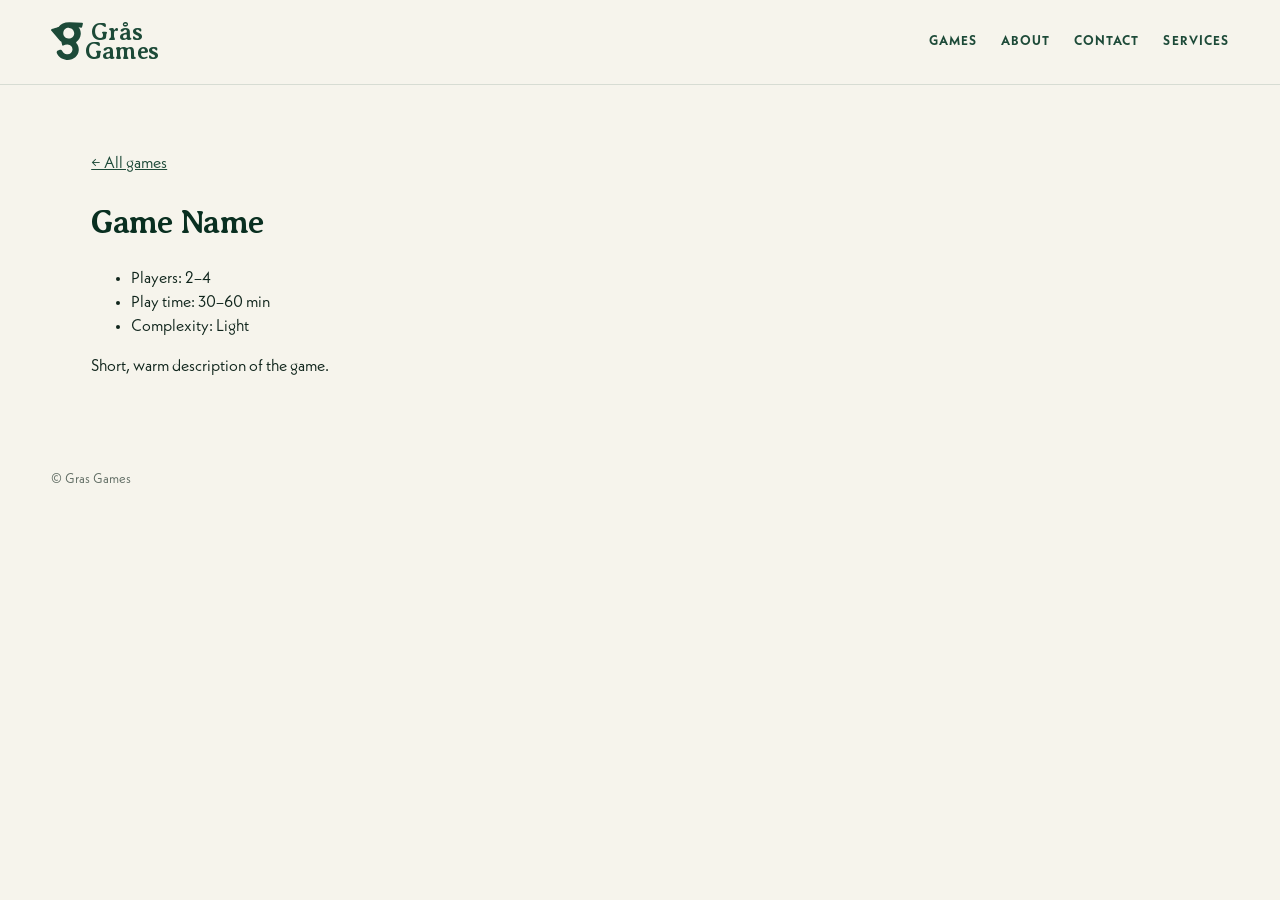
<file: games/_template.html>
<!doctype html>
<html lang="en">
<head>
  <meta charset="utf-8">
  <meta name="viewport" content="width=device-width, initial-scale=1">
  <title>Game Name — Gras Games</title>
  <link rel="preconnect" href="https://fonts.googleapis.com">
  <link rel="preconnect" href="https://fonts.gstatic.com" crossorigin>
  <link href="https://fonts.googleapis.com/css2?family=Averia+Serif+Libre:wght@700&display=swap" rel="stylesheet">
  <link rel="stylesheet" href="../assets/css/main.css">
</head>
<body>
  <header class="site-header">
    <a class="site-logo" href="../">
      <svg viewBox="0 0 3573.59 1455.21" role="img" aria-label="Grås Games">
        <text font-family="'Averia Serif Libre', serif" font-size="789.73" font-weight="700" transform="translate(1117.24 663.06)"><tspan x="200.13" y="0">Grå</tspan><tspan x="1550.16" y="0">s</tspan><tspan x="0" y="612.45">G</tspan><tspan x="561.84" y="612.45">ame</tspan><tspan x="2100.04" y="612.45">s</tspan></text>
        <path d="M1055.69,124.05c4.15-16.68-8-32.98-25.16-33.78l-403.44-18.76c-177.12-7.2-305.7,58.91-377.1,158.54v-.07S19.13,302.04,19.13,302.04c-18.5,5.78-25.22,28.49-12.83,43.4l120.78,145.4,146.47,172.21c20.16,22.33,43.38,42.47,69.28,59.97l25.68,105.76c4.45,18.32,25.73,26.71,41.44,16.31,41.32-27.35,88.27-42.26,140.22-37.72,103,9.01,168.12,82.71,159.89,176.82-8.08,92.34-83.39,155.54-184.61,146.68-70.47-6.16-124.49-45.68-152.42-107.04-17.07-37.51-61.39-53.91-98.39-35.76l-45.08,22.12c-34.4,16.88-49.96,57.67-35.11,92.99,50.47,120.05,163.46,202.7,316.3,216.07,225.53,19.73,390.3-125.11,406.61-311.57,8.09-92.5-21.32-173.93-76.74-235.48-14.26-15.84-11.72-40.62,5.43-53.28,77.79-57.42,128.81-143.45,137.61-244.04,7.77-88.79-19.14-169.88-72.61-233.6l86.73,13.17c13.9,2.11,27.12-6.71,30.52-20.35l27.38-110.06ZM570.67,614.12c-103-9.01-172.83-90.27-163.97-191.5,8.7-99.44,91.9-170.9,194.89-161.89,103,9.01,174.3,93.98,165.59,193.43-8.86,101.22-93.52,168.97-196.51,159.96Z"/>
      </svg>
    </a>
    <nav class="site-nav">
      <a href="./">Games</a>
      <a href="../about/">About</a>
      <a href="../contact/">Contact</a>
      <a href="../services/">Services</a>
    </nav>
  </header>

  <main>
    <p><a href="./">← All games</a></p>
    <h1>Game Name</h1>
    <ul>
      <li>Players: 2–4</li>
      <li>Play time: 30–60 min</li>
      <li>Complexity: Light</li>
    </ul>
    <p>Short, warm description of the game.</p>
  </main>

  <footer class="site-footer">© Gras Games</footer>
</body>
</html>
</file>
<file: assets/css/main.css>
@font-face { font-family: "Neue Kabel"; src: url("../font/Neue_Kabel/NeueKabel-Light.woff2") format("woff2"); font-weight: 300; font-display: swap; }
@font-face { font-family: "Neue Kabel"; src: url("../font/Neue_Kabel/NeueKabel.woff2") format("woff2"); font-weight: 400; font-display: swap; }
@font-face { font-family: "Neue Kabel"; src: url("../font/Neue_Kabel/NeueKabel-Medium.woff2") format("woff2"); font-weight: 500; font-display: swap; }
@font-face { font-family: "Neue Kabel"; src: url("../font/Neue_Kabel/NeueKabel-Bold.woff2") format("woff2"); font-weight: 700; font-display: swap; }

:root {
  --pine: #1d4a38;
  --deep-pine: #092f20;
  --paper: #f6f4ec;
  --white: #fffefa;
  --sage: #afc0b2;
  --stamp: #c6383d;
  --ink: #10251c;

  --font-display: "Averia Serif Libre", Georgia, serif;
  --font-body: "Neue Kabel", Arial, sans-serif;
}

* { box-sizing: border-box; }

body {
  margin: 0;
  background: var(--paper);
  color: var(--ink);
  font-family: var(--font-body);
  line-height: 1.5;
}

h1, h2, h3 {
  font-family: var(--font-display);
  color: var(--deep-pine);
  letter-spacing: -.02em;
}

a { color: var(--pine); }

.site-header {
  display: flex;
  justify-content: space-between;
  align-items: center;
  padding: 20px clamp(20px, 4vw, 64px);
  border-bottom: 1px solid rgba(29,74,56,.14);
}

.site-logo { flex-shrink: 0; color: var(--pine); }
.site-logo svg { display: block; height: 44px; width: auto; aspect-ratio: 3573.59 / 1455.21; fill: currentColor; }

.site-nav {
  display: flex;
  flex-wrap: wrap;
  justify-content: flex-end;
  gap: 8px clamp(14px, 3vw, 24px);
  font-size: 13px;
  font-weight: 700;
  letter-spacing: .08em;
  text-transform: uppercase;
}

.site-nav a { text-decoration: none; }

main {
  width: min(1200px, 100%);
  margin: 0 auto;
  padding: clamp(28px, 4vw, 64px);
}

/* Shared brand pieces (sizes overridable per page) */
.eyebrow {
  display: flex;
  align-items: center;
  gap: 12px;
  font-size: var(--fs-eyebrow, 12px);
  font-weight: 700;
  letter-spacing: .16em;
  line-height: 1.5;
  text-transform: uppercase;
}
.eyebrow::before {
  content: "";
  flex-shrink: 0;
  width: 42px;
  height: 6px;
  border-radius: 999px;
  background: currentColor;
}

/* Connected game-piece dots */
.dots {
  width: 64px;
  height: 10px;
  background: radial-gradient(circle, currentColor 0 5px, transparent 5.5px) 0 0 / 21px 10px repeat-x;
}

.text-link {
  display: inline-flex;
  align-items: center;
  justify-content: space-between;
  gap: 40px;
  margin-top: 20px;
  padding: 15px 0;
  border-bottom: 1px solid currentColor;
  font-size: var(--fs-link, 16px);
  font-weight: 700;
  color: inherit;
  text-decoration: none;
}
.text-link svg { transition: transform .2s; }
.text-link:hover svg { transform: translateX(5px); }

.site-footer {
  padding: 24px clamp(20px, 4vw, 64px);
  font-size: 13px;
  color: rgba(16,37,28,.66);
}
</file>
<file: assets/css/home.css>
:root {
  --fs-shout: clamp(64px, 8.2vw, 168px);
  --fs-h1: clamp(64px, 8.6vw, 176px);
  --fs-h2: clamp(48px, 6.6vw, 124px);
  --fs-modal-h2: clamp(48px, 6vw, 72px);
  --fs-rail: clamp(17px, 1.5vw, 26px);
  --fs-eyebrow: 12px;
  --fs-body: 15px;
  --fs-story: 18px;
  --fs-link: 16px;
  --fs-index: 11px;
  --fs-symbol: 24px;

  --space-header-y: 30px;
  --space-header-x: 30px;
  --rail-width: clamp(48px, 3.6vw, 76px);
  --round-arrow: 60px;
  --logo-size: 58px;
  --ease-panel: cubic-bezier(0.76, 0, 0.24, 1);
}

body { overflow: hidden; -webkit-font-smoothing: antialiased; }

h1, h2, p { margin: 0; }
ul { margin: 0; padding: 0; list-style: none; }
svg { display: block; }
button {
  font: inherit;
  letter-spacing: inherit;
  color: inherit;
  background: transparent;
  border: 0;
  padding: 0;
  cursor: pointer;
  -webkit-tap-highlight-color: transparent;
}
a { color: inherit; text-decoration: none; -webkit-tap-highlight-color: transparent; }
button:focus-visible, a:focus-visible { outline: 2px solid currentColor; outline-offset: -6px; }
::selection { background: var(--pine); color: var(--paper); }

.visually-hidden {
  position: absolute;
  width: 1px;
  height: 1px;
  overflow: hidden;
  clip: rect(0 0 0 0);
  white-space: nowrap;
}

.homepage {
  display: flex;
  width: auto;
  min-height: 100svh;
  margin: 0;
  padding: 0;
  overflow: hidden;
}

/* Hero */
.hero {
  flex: 1;
  min-width: 0;
  min-height: 100svh;
  position: relative;
  overflow: hidden;
  background: var(--paper);
  color: var(--deep-pine);
  transition: flex 0.65s var(--ease-panel);
}
.hero::before {
  content: "";
  position: absolute;
  width: 520px;
  height: 520px;
  right: -260px;
  top: 38%;
  border: 64px solid var(--deep-pine);
  border-radius: 50%;
  opacity: .06;
  pointer-events: none;
}
.hero__header {
  position: absolute;
  inset: var(--space-header-y) var(--space-header-x) auto var(--space-header-x);
  display: flex;
  align-items: flex-start;
  justify-content: space-between;
  gap: 25px;
}
.hero__brand { display: flex; flex-shrink: 0; color: var(--pine); }
.hero__logo { display: block; height: var(--logo-size); width: auto; aspect-ratio: 3573.59 / 1455.21; fill: currentColor; }
.hero__shout {
  font-family: var(--font-display);
  font-size: var(--fs-shout);
  font-weight: 600;
  line-height: .85;
  letter-spacing: -.055em;
  color: var(--pine);
  white-space: nowrap;
}
.hero__shout-dot { color: var(--stamp); }

.hero__copy { position: absolute; left: 7.1%; right: 4.5%; bottom: 7%; }
.hero__copy > .eyebrow { margin-bottom: 25px; }
.hero__title {
  font-family: var(--font-display);
  font-size: var(--fs-h1);
  font-weight: 600;
  line-height: .88;
  letter-spacing: -.055em;
  margin-left: -.04em;
}
.hero__footer {
  display: flex;
  align-items: flex-end;
  justify-content: space-between;
  gap: 30px;
  margin-top: 34px;
}
.hero__text { max-width: 360px; font-size: var(--fs-body); line-height: 1.55; color: var(--pine); }

.round-arrow {
  flex-shrink: 0;
  width: var(--round-arrow);
  height: var(--round-arrow);
  border: 1px solid currentColor;
  border-radius: 50%;
  display: grid;
  place-items: center;
  transition: background .2s, color .2s, transform .2s;
}
.round-arrow:hover { background: var(--pine); color: var(--white); transform: rotate(-35deg); }

.pick-tab {
  position: absolute;
  bottom: 24px;
  left: 14px;
  display: flex;
  flex-direction: row-reverse;
  align-items: center;
  gap: 10px;
  writing-mode: vertical-rl;
  transform: rotate(180deg);
  font-size: var(--fs-rail);
  font-weight: 700;
  letter-spacing: -.02em;
}
.pick-tab__dot {
  width: 14px;
  height: 14px;
  border-radius: 50%;
  background: var(--stamp);
  transition: transform .2s;
}
.pick-tab:hover .pick-tab__dot { transform: scale(1.3); }

.home-tab { position: absolute; top: 24px; left: 10px; transform: rotate(180deg); }

.hero--collapsed { flex: 0 0 var(--rail-width); }
.hero--collapsed::before,
.hero--collapsed .hero__header,
.hero--collapsed .hero__copy,
.hero--collapsed .pick-tab { visibility: hidden; opacity: 0; }

.nav { display: none; }

/* Colour panels */
.panel {
  position: relative;
  flex: 0 0 var(--rail-width);
  min-height: 100svh;
  overflow: hidden;
  color: var(--white);
  transition: flex .65s var(--ease-panel);
}
.panel--pine { background: var(--pine); }
.panel--sage { background: var(--sage); color: var(--ink); }
.panel--stamp { background: var(--stamp); }

.panel__tab {
  position: absolute;
  inset: 0 auto 0 0;
  width: var(--rail-width);
  display: flex;
  flex-direction: column;
  align-items: center;
  transition: background .2s;
  z-index: 1;
}
.panel__tab:hover { background: rgba(255,254,250,.1); }
.panel__index { padding-top: 23px; font-size: var(--fs-index); font-weight: 700; opacity: 0; transition: opacity .2s; }
.panel__label {
  position: absolute;
  bottom: 20px;
  writing-mode: vertical-rl;
  transform: rotate(180deg);
  font-size: var(--fs-rail);
  font-weight: 700;
  line-height: 1;
  white-space: nowrap;
  letter-spacing: -.02em;
}
.panel__symbol {
  position: absolute;
  top: 52px;
  font-size: var(--fs-symbol);
  font-weight: 400;
  opacity: 0;
  transition: opacity .2s;
}
.panel__tab:hover .panel__index,
.panel--open .panel__index,
.panel__tab:hover .panel__symbol,
.panel--open .panel__symbol { opacity: 1; }

.panel__content {
  position: absolute;
  inset: 35px 6% 8% calc(var(--rail-width) + 30px);
  display: flex;
  flex-direction: column;
  justify-content: space-between;
  visibility: hidden;
  opacity: 0;
  transition: opacity .2s, visibility .2s;
}
.panel--open { flex: 1 0 0; }
.panel--open .panel__content { visibility: visible; opacity: 1; transition-delay: .4s; }

.panel__title {
  max-width: 1100px;
  font-family: var(--font-display);
  font-size: var(--fs-h2);
  font-weight: 600;
  line-height: .92;
  letter-spacing: -.05em;
  color: inherit;
}
.panel__text { max-width: 470px; margin-top: 30px; font-size: var(--fs-story); line-height: 1.55; opacity: .86; }

/* Pick modal */
.modal {
  margin: auto;
  width: min(100% - 40px, 570px);
  max-width: none;
  max-height: 90svh;
  overflow: visible;
  padding: 55px 45px;
  border: 0;
  border-radius: 4px 34px 4px 4px;
  background: var(--deep-pine);
  color: var(--white);
}
.modal::after {
  content: "";
  position: absolute;
  width: 18px;
  height: 18px;
  right: 28px;
  bottom: -9px;
  border-radius: 50%;
  background: var(--stamp);
}
.modal::backdrop { background: rgba(9,47,32,.45); backdrop-filter: blur(6px); }
.modal .dots { color: var(--sage); }
.modal__close { position: absolute; top: 10px; right: 22px; font-size: 36px; font-weight: 400; }
.modal__title {
  margin: 36px 0 22px;
  font-family: var(--font-display);
  font-size: var(--fs-modal-h2);
  font-weight: 600;
  line-height: .92;
  letter-spacing: -.05em;
  color: inherit;
}
.modal__text { max-width: 380px; line-height: 1.6; color: rgba(255,254,250,.78); }

@media (min-width: 1600px) {
  :root { --space-header-y: 38px; --space-header-x: 36px; --fs-body: 18px; --fs-eyebrow: 14px; --logo-size: 68px; }
  .hero__text { max-width: 420px; }
}

/* Tablet */
@media (max-width: 1024px) {
  :root { --rail-width: 42px; --round-arrow: 45px; --logo-size: 46px; }
  .hero__header { inset: 25px 20px auto; flex-direction: column; gap: 40px; }
  .hero__shout { font-size: 13vw; }
  .hero__copy { left: 14%; right: 6%; bottom: 7%; }
  .hero__title { font-size: 10vw; }
  .hero__copy > .eyebrow { font-size: 10px; max-width: 260px; }
  .hero__footer { flex-direction: column; align-items: flex-start; gap: 20px; margin-top: 25px; }
  .hero__text { font-size: 14px; max-width: 300px; }
  .pick-tab { left: 11px; font-size: 18px; }
  .panel__content { left: calc(var(--rail-width) + 20px); right: 20px; }
  .panel__title { font-size: 7.5vw; }
  .panel__text { font-size: 15px; }

  .nav {
    display: flex;
    flex-direction: column;
    align-items: flex-end;
    position: absolute;
    top: 0;
    right: 0;
    z-index: 5;
  }
  .nav__toggle {
    width: 44px;
    height: 44px;
    display: flex;
    flex-direction: column;
    justify-content: center;
    align-items: center;
    gap: 6px;
  }
  .nav__bar { width: 24px; height: 1.6px; background: currentColor; transition: transform .3s, opacity .3s; }
  .nav--open .nav__bar:nth-child(1) { transform: translateY(7.6px) rotate(45deg); }
  .nav--open .nav__bar:nth-child(2) { opacity: 0; }
  .nav--open .nav__bar:nth-child(3) { transform: translateY(-7.6px) rotate(-45deg); }
  .nav__menu {
    display: grid;
    grid-template-rows: 0fr;
    visibility: hidden;
    transition: grid-template-rows .35s var(--ease-panel), visibility .35s;
  }
  .nav--open .nav__menu { grid-template-rows: 1fr; visibility: visible; }
  .nav__list {
    min-height: 0;
    overflow: hidden;
    border-radius: 3px 18px 3px 3px;
    background: var(--deep-pine);
    color: var(--white);
  }
  .nav__link {
    display: block;
    width: 100%;
    padding: 12px 22px;
    text-align: left;
    font-size: 18px;
    font-weight: 700;
    white-space: nowrap;
    color: inherit;
    text-decoration: none;
  }
}

/* Mobile */
@media (max-width: 768px) {
  body { overflow: auto; }
  .homepage { flex-direction: column; }
  .hero { min-height: calc(100svh - 150px); flex: 1 0 auto; }
  .hero::before { display: none; }
  .hero__header { inset: 22px 22px auto; flex-direction: row; align-items: center; gap: 10px; }
  .hero__shout { font-size: 11vw; }
  .nav { top: 100%; right: -10px; margin-top: 8px; }
  .hero__copy { left: 13%; right: 7%; bottom: 8%; }
  .hero__title { font-size: 14vw; }
  .hero__copy > .eyebrow { font-size: 9px; margin-bottom: 20px; }
  .hero__copy > .eyebrow::before { width: 28px; height: 5px; }
  .hero__footer { flex-direction: row; align-items: flex-end; gap: 15px; margin-top: 24px; }
  .hero__text { font-size: 12px; max-width: 240px; }
  .round-arrow { width: 38px; height: 38px; }
  .pick-tab { font-size: 15px; left: 8px; bottom: 20px; }
  .pick-tab__dot { width: 10px; height: 10px; }
  .panel { flex: 0 0 50px; min-height: 50px; transition: flex .5s; }
  .panel__tab {
    width: 100%;
    height: 50px;
    flex-direction: row;
    justify-content: space-between;
    padding: 0 22px;
  }
  .panel__label { position: static; writing-mode: horizontal-tb; transform: none; font-size: 18px; }
  .panel__index { display: none; }
  .panel__symbol { position: static; opacity: 1; order: 2; font-size: 23px; }
  .panel--open { flex: 1 0 calc(100svh - 150px); }
  .hero--collapsed { min-height: 50px; flex: 0 0 50px; }
  .home-tab { top: 11px; left: 20px; }
  .panel__content { inset: 78px 25px 35px; }
  .panel__title { font-size: 12vw; }
  .panel__text { font-size: 14px; margin-top: 20px; }
  .panel__content .eyebrow { font-size: 10px; }
  .text-link { font-size: 15px; margin-top: 10px; }
  .modal { padding: 45px 28px; }
}

@media (prefers-reduced-motion: reduce) {
  *, *::before, *::after { transition: none !important; }
}
</file>
<file: assets/css/about.css>
/* About pages: about/index.html and about/impact.html */
.about { width: min(1120px, 100%); overflow: hidden; }
.about p { max-width: 62ch; margin: 0 0 1em; font-size: 17px; line-height: 1.65; }
.about .eyebrow { color: var(--pine); }

/* Hero */
.about-hero { position: relative; padding: clamp(16px, 4vw, 56px) 0 clamp(32px, 5vw, 64px); }
.about-hero::after {
  content: "";
  position: absolute;
  width: 420px;
  height: 420px;
  right: -250px;
  top: -40px;
  border: 56px solid var(--deep-pine);
  border-radius: 50%;
  opacity: .06;
  pointer-events: none;
}
.about-hero h1 {
  margin: 24px 0 28px;
  font-size: clamp(56px, 9vw, 128px);
  font-weight: 600;
  line-height: .88;
  letter-spacing: -.055em;
  word-spacing: .12em; /* tight tracking otherwise swallows the space */
}
.about .lede { max-width: 34em; font-size: clamp(19px, 2vw, 23px); line-height: 1.5; color: var(--pine); }

/* Pull quote: deep pine card with a stamped dot */
.about-quote {
  position: relative;
  margin: 0 0 clamp(40px, 6vw, 80px);
  padding: clamp(28px, 4vw, 48px);
  background: var(--deep-pine);
  color: var(--white);
  border-radius: 4px 34px 4px 4px;
}
.about-quote::after {
  content: "";
  position: absolute;
  width: 18px;
  height: 18px;
  right: 28px;
  bottom: -9px;
  border-radius: 50%;
  background: var(--stamp);
}
.about-quote .dots { margin-bottom: 22px; color: var(--sage); }
.about .about-quote p {
  max-width: 22em;
  margin: 0;
  font-family: var(--font-display);
  font-size: clamp(26px, 3.4vw, 44px);
  font-weight: 600;
  line-height: 1.1;
  letter-spacing: -.03em;
}

/* Sections: heading left, copy right */
.about-section {
  display: grid;
  grid-template-columns: minmax(0, 1fr) minmax(0, 2fr);
  gap: clamp(20px, 5vw, 80px);
  padding: clamp(40px, 6vw, 80px) 0;
  border-top: 1px solid rgba(29,74,56,.18);
}
.about-section .eyebrow { margin: 0 0 16px; }
.about-section h2 { margin: 0; font-size: clamp(36px, 4.4vw, 60px); font-weight: 600; line-height: .95; }

/* Round rubber stamp */
.stamp {
  display: inline-grid;
  place-items: center;
  width: 120px;
  height: 120px;
  margin-top: 28px;
  border: 2px solid var(--stamp);
  border-radius: 50%;
  box-shadow: inset 0 0 0 5px var(--paper), inset 0 0 0 6px var(--stamp);
  color: var(--stamp);
  font-size: 12px;
  font-weight: 700;
  line-height: 1.3;
  letter-spacing: .12em;
  text-align: center;
  text-transform: uppercase;
  transform: rotate(-8deg);
}

/* Link card to the subpage */
.about-card {
  display: flex;
  align-items: flex-end;
  justify-content: space-between;
  gap: 24px;
  max-width: 560px;
  margin-top: 32px;
  padding: 28px 30px;
  background: var(--pine);
  color: var(--white);
  border-radius: 4px 28px 4px 4px;
  text-decoration: none;
  transition: background .2s;
}
.about-card:hover { background: var(--deep-pine); }
.about-card__title { display: block; margin-bottom: 8px; font-family: var(--font-display); font-size: 28px; font-weight: 600; letter-spacing: -.02em; }
.about-card__text { display: block; font-size: 15px; line-height: 1.5; color: rgba(255,254,250,.8); }
.about-card svg { flex-shrink: 0; transition: transform .2s; }
.about-card:hover svg { transform: translateX(5px); }

/* Numbered groups on the impact page */
.about-group + .about-group { margin-top: 40px; padding-top: 40px; border-top: 1px solid rgba(29,74,56,.18); }
.about-group__num { font-family: var(--font-display); font-size: 32px; font-weight: 700; color: var(--stamp); }
.about-group h3 { margin: 4px 0 16px; font-size: clamp(24px, 2.4vw, 32px); font-weight: 600; line-height: 1.1; }

/* Pledges, marked with game-piece dots */
.about-list { max-width: 62ch; margin: 8px 0 24px; padding: 0; list-style: none; }
.about-list li { position: relative; padding: 14px 0 14px 30px; border-top: 1px solid rgba(29,74,56,.18); font-size: 17px; line-height: 1.55; }
.about-list li::before {
  content: "";
  position: absolute;
  left: 0;
  top: 21px;
  width: 12px;
  height: 12px;
  border-radius: 50%;
  background: var(--pine);
}

/* Ticket: sage band with punched side notches */
.ticket {
  margin-bottom: clamp(40px, 6vw, 80px);
  padding: clamp(28px, 4vw, 48px) clamp(32px, 5vw, 64px);
  background: var(--sage);
  border-radius: 4px;
  -webkit-mask: radial-gradient(circle 14px at 0 50%, transparent 98%, #000) left / 51% 100% no-repeat,
                radial-gradient(circle 14px at 100% 50%, transparent 98%, #000) right / 51% 100% no-repeat;
          mask: radial-gradient(circle 14px at 0 50%, transparent 98%, #000) left / 51% 100% no-repeat,
                radial-gradient(circle 14px at 100% 50%, transparent 98%, #000) right / 51% 100% no-repeat;
}
.ticket h2 { margin: 0 0 16px; font-size: clamp(30px, 3.4vw, 44px); font-weight: 600; line-height: 1; }
.ticket a { font-weight: 700; color: var(--deep-pine); overflow-wrap: anywhere; }

@media (max-width: 768px) {
  .about-section { grid-template-columns: 1fr; }
  .about p, .about-list li { font-size: 16px; }
  .about-card { padding: 24px; }
}
</file>
